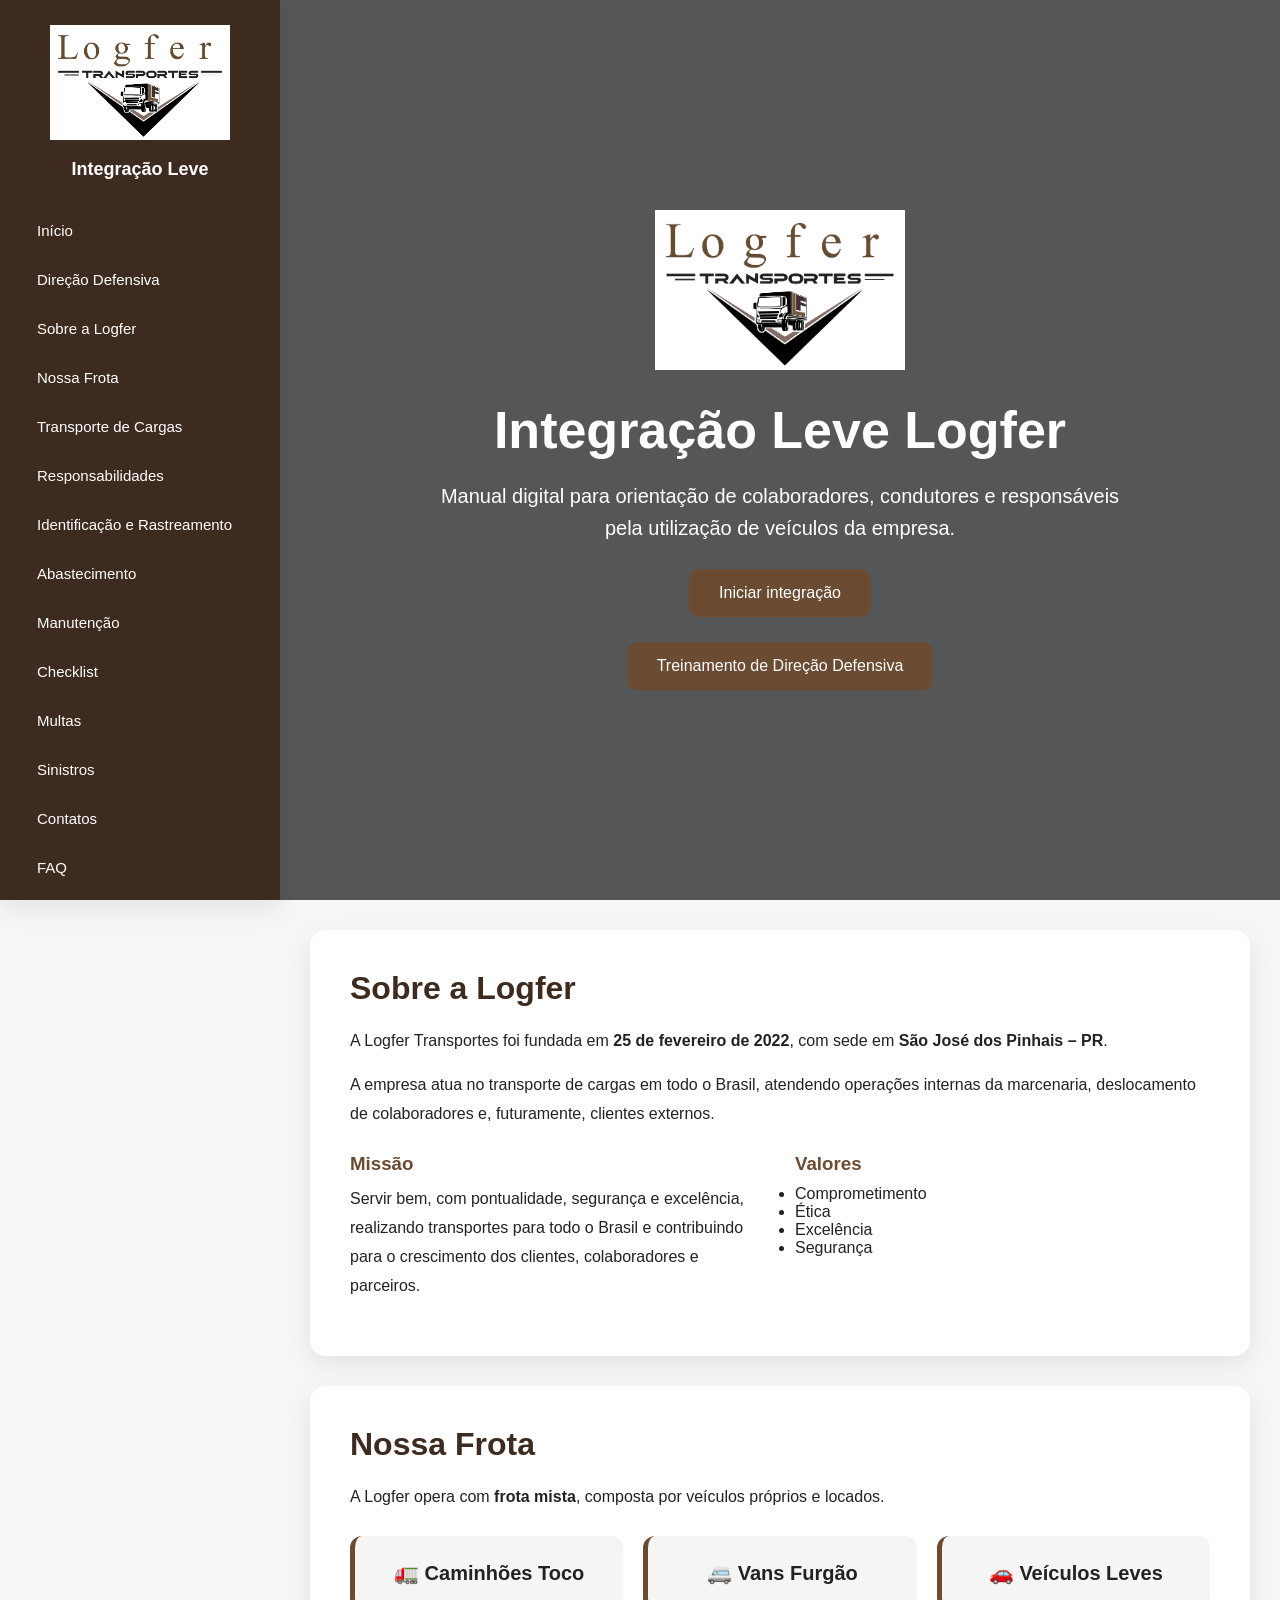
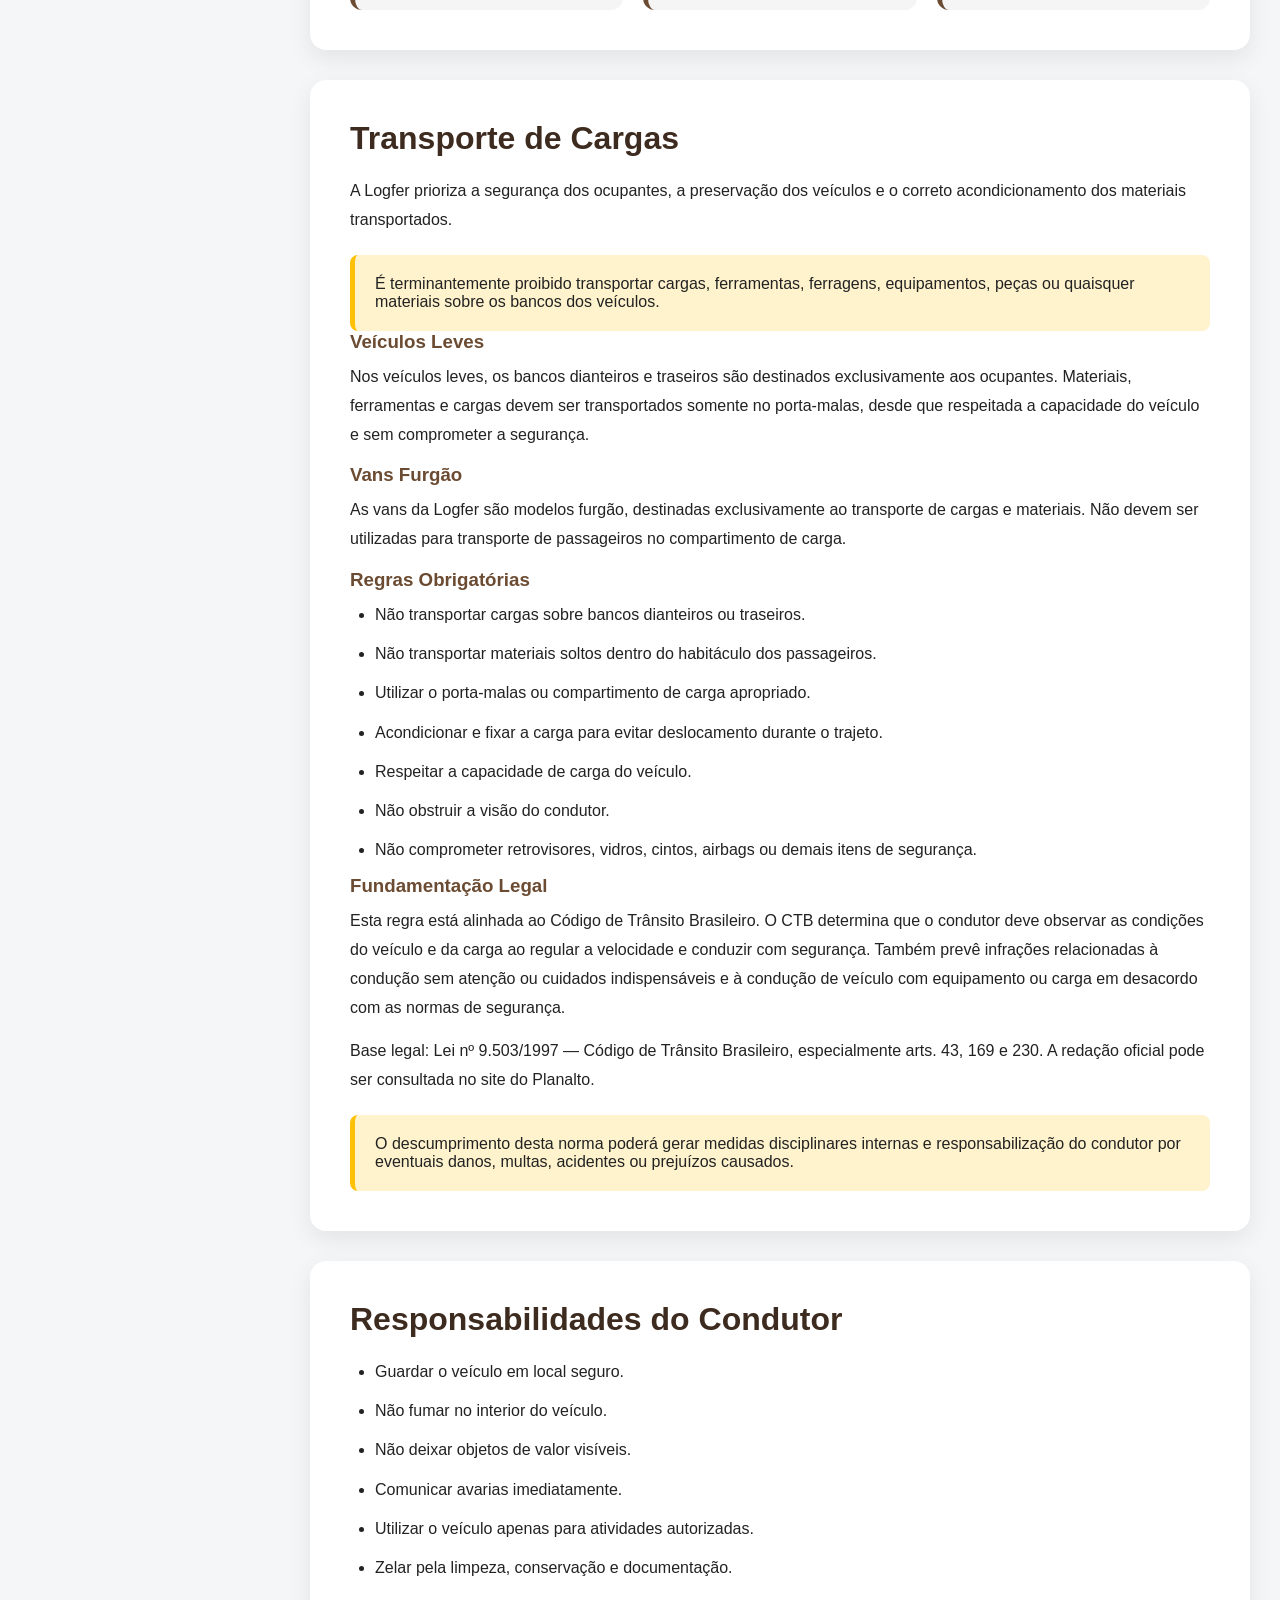
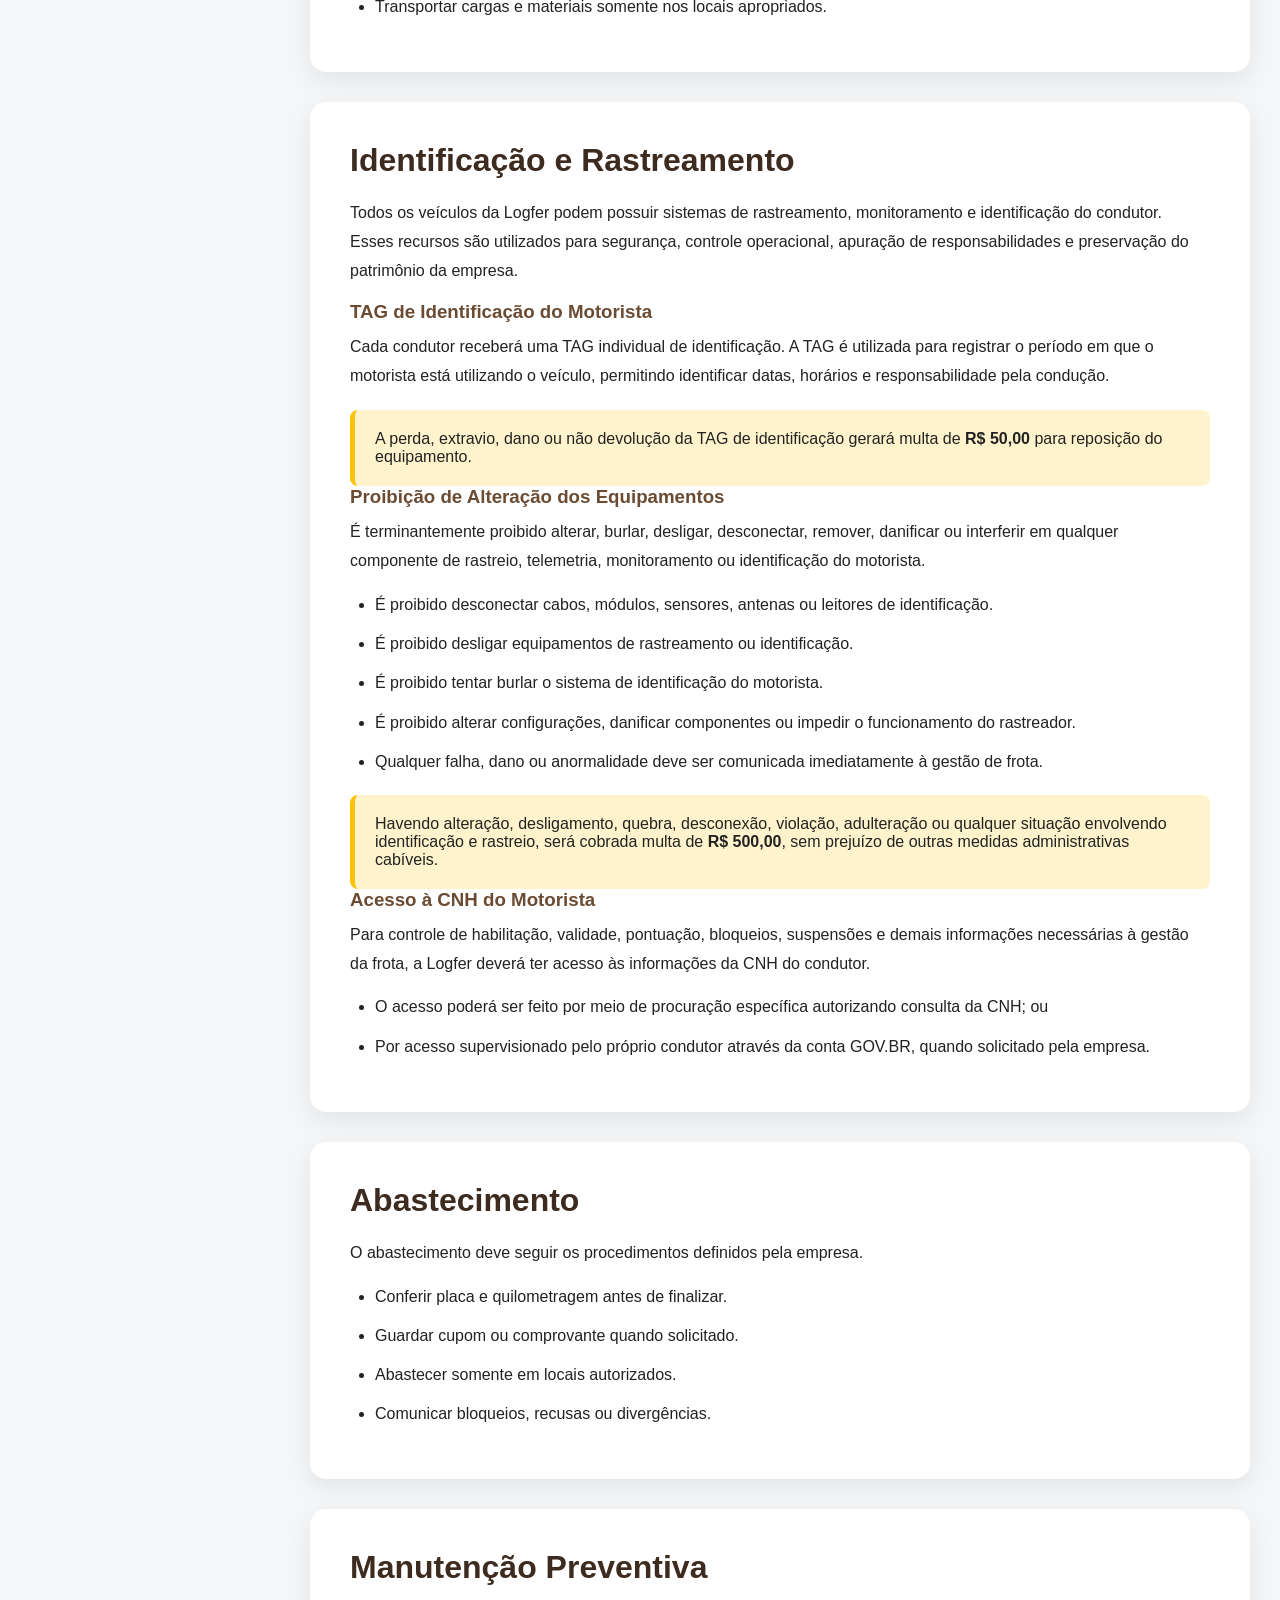
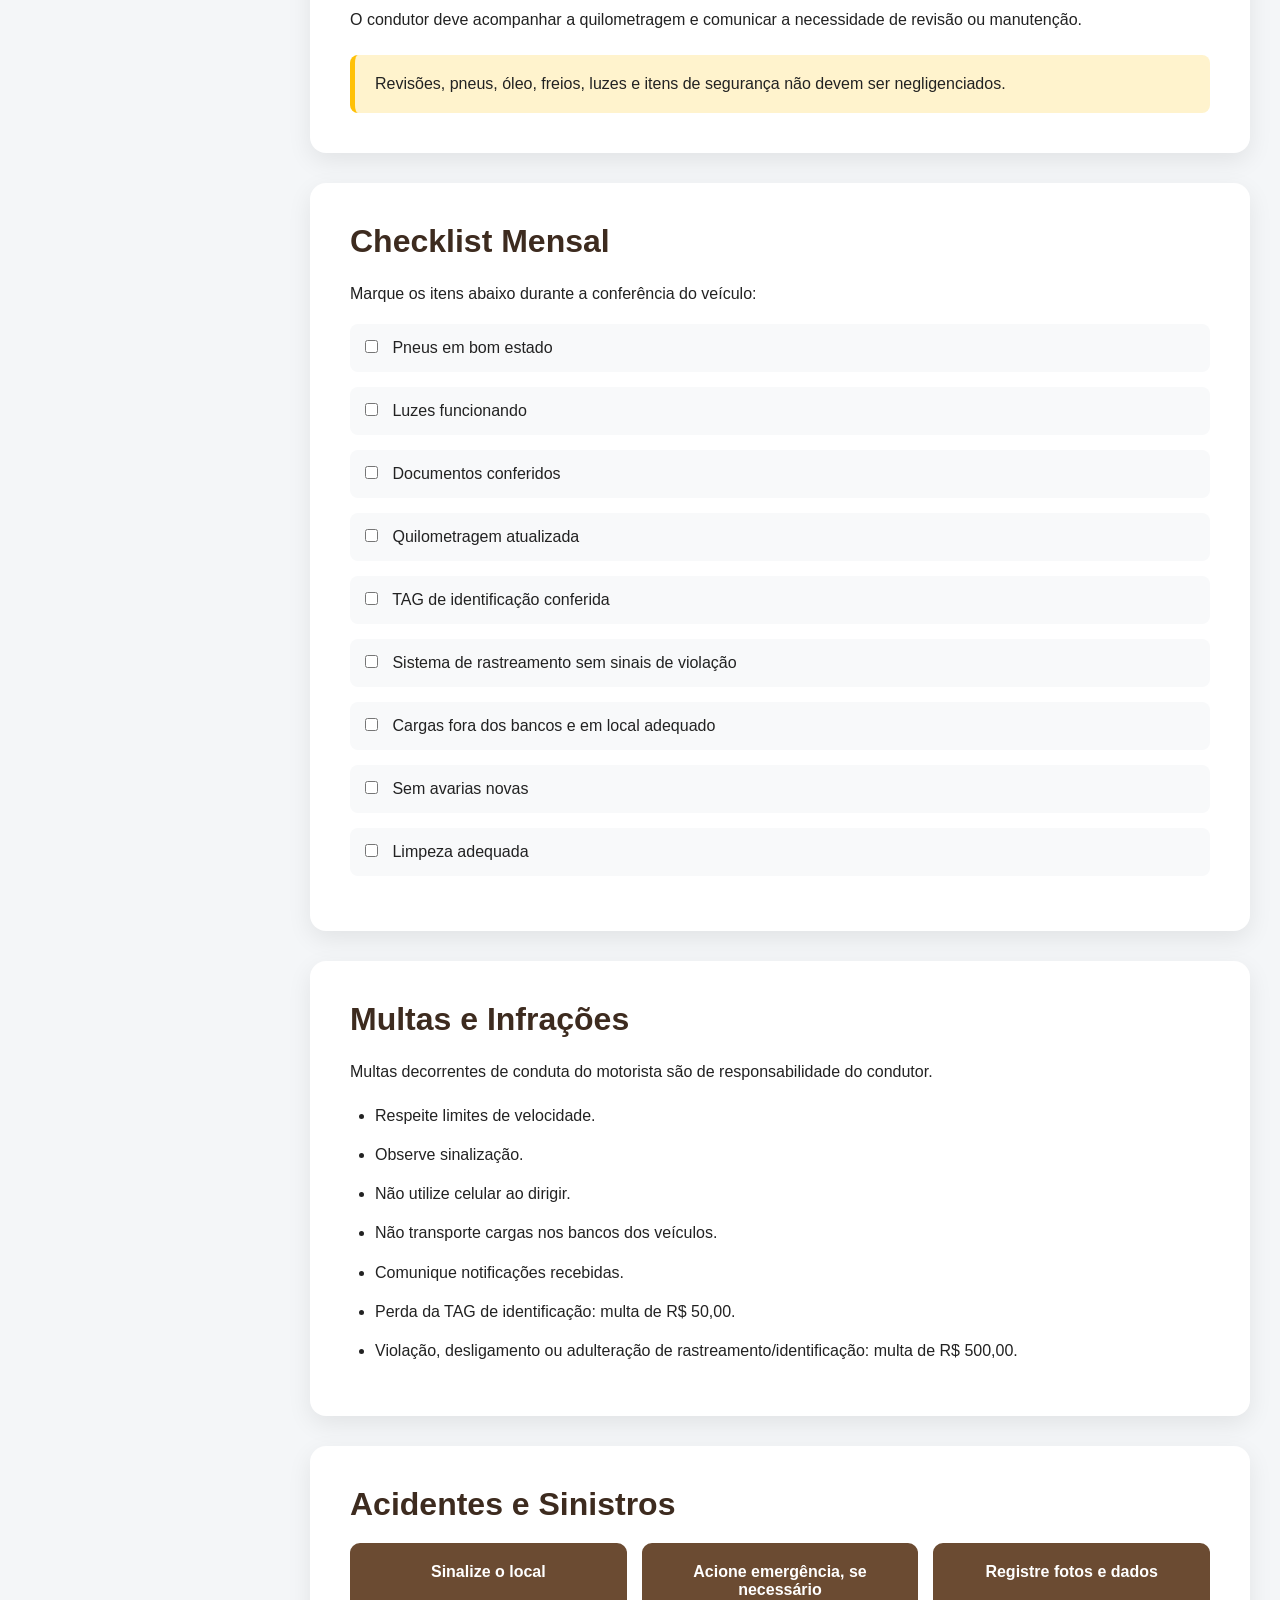
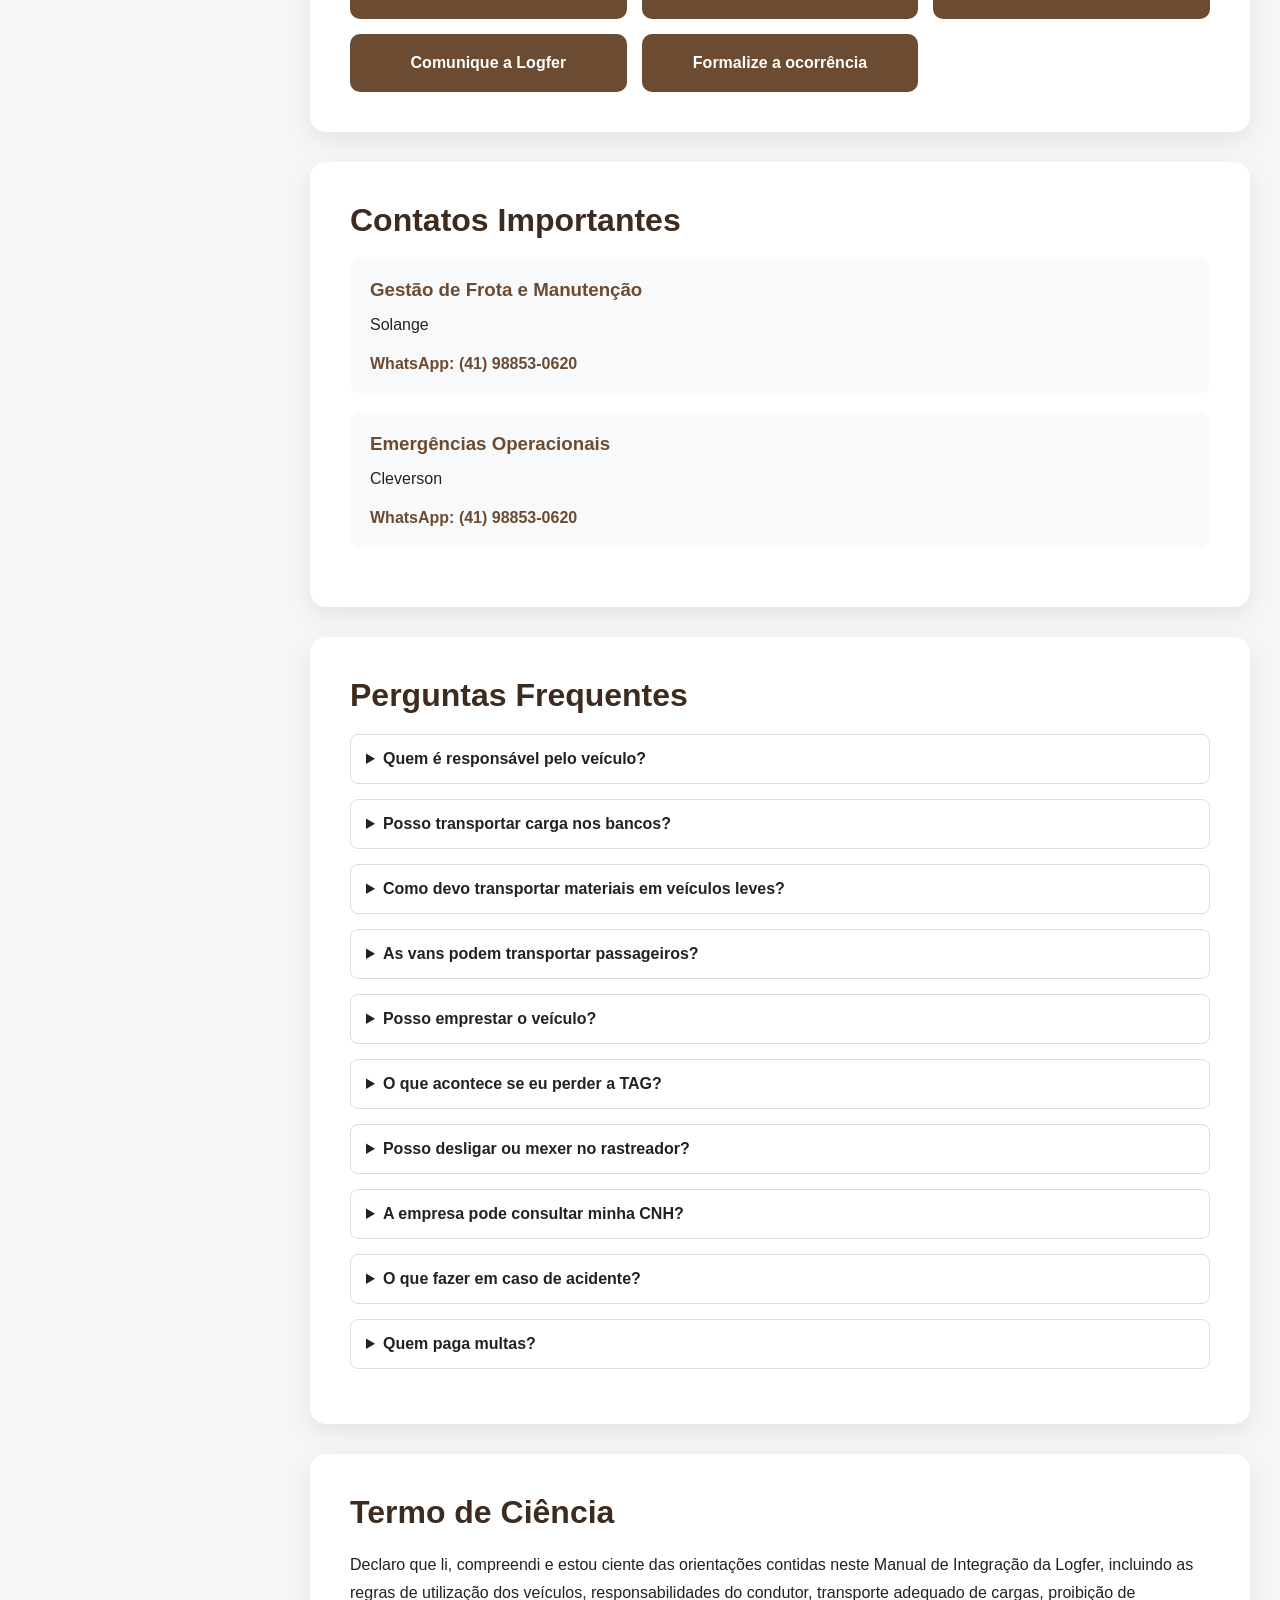
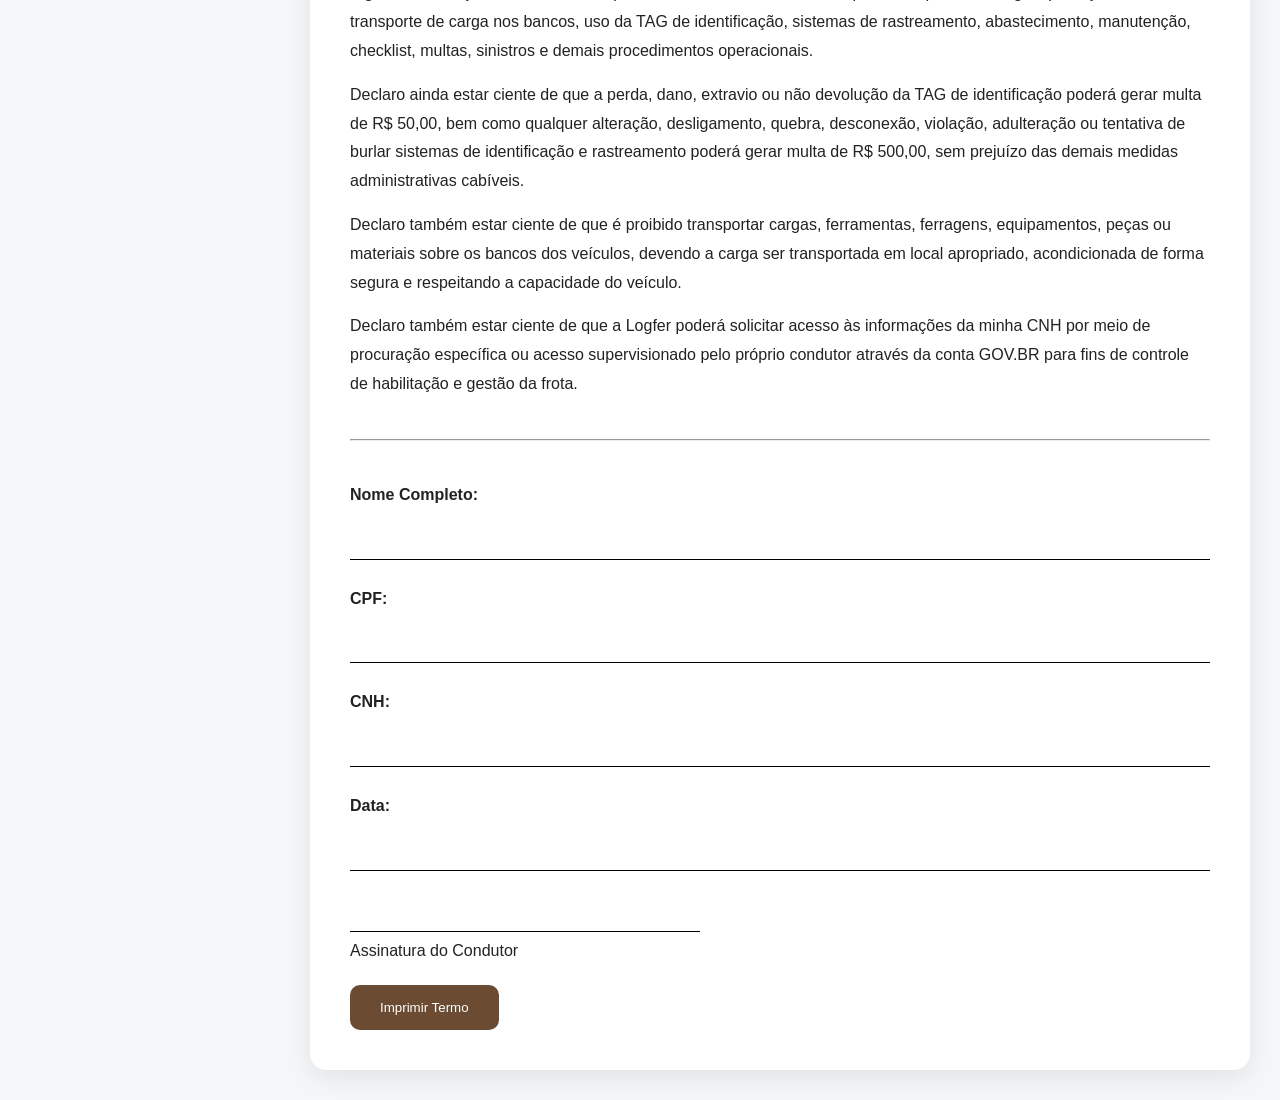
<file: index.html>
<!DOCTYPE html>
<html lang="pt-BR">
<head>
  <meta charset="UTF-8" />
  <meta name="viewport" content="width=device-width, initial-scale=1.0" />
  <title>Integração Leve Logfer</title>
  <link rel="stylesheet" href="css/style.css" />
</head>
<body>

  <aside class="sidebar">
    <div class="brand">
      <img src="assets/logo-logfer.png" alt="Logo Logfer" />
      <span>Integração Leve</span>
    </div>

    <nav>
      <a href="#inicio">Início</a>
      <a href="treinamento-direcao-defensiva-logfer.html" target="_blank">Direção Defensiva</a>
      <a href="#sobre">Sobre a Logfer</a>
      <a href="#frota">Nossa Frota</a>
      <a href="#transporte-cargas">Transporte de Cargas</a>
      <a href="#responsabilidades">Responsabilidades</a>
      <a href="#rastreamento">Identificação e Rastreamento</a>
      <a href="#abastecimento">Abastecimento</a>
      <a href="#manutencao">Manutenção</a>
      <a href="#checklist">Checklist</a>
      <a href="#multas">Multas</a>
      <a href="#sinistros">Sinistros</a>
      <a href="#contatos">Contatos</a>
      <a href="#faq">FAQ</a>
      <a href="#termo">Termo de Ciência</a>
    </nav>
  </aside>

  <main class="content">

    <section id="inicio" class="hero">
      <img src="assets/logo-logfer.png" alt="Logfer Transportes" class="hero-logo" />
      <h1>Integração Leve Logfer</h1>
      <p>Manual digital para orientação de colaboradores, condutores e responsáveis pela utilização de veículos da empresa.</p>
      <a href="#sobre" class="btn">Iniciar integração</a>
      <a href="treinamento-direcao-defensiva-logfer.html" target="_blank" class="btn">
        Treinamento de Direção Defensiva
      </a>
    </section>

    <section id="sobre" class="card">
      <h2>Sobre a Logfer</h2>
      <p>A Logfer Transportes foi fundada em <strong>25 de fevereiro de 2022</strong>, com sede em <strong>São José dos Pinhais – PR</strong>.</p>
      <p>A empresa atua no transporte de cargas em todo o Brasil, atendendo operações internas da marcenaria, deslocamento de colaboradores e, futuramente, clientes externos.</p>

      <div class="grid">
        <div>
          <h3>Missão</h3>
          <p>Servir bem, com pontualidade, segurança e excelência, realizando transportes para todo o Brasil e contribuindo para o crescimento dos clientes, colaboradores e parceiros.</p>
        </div>
        <div>
          <h3>Valores</h3>
          <ul>
            <li>Comprometimento</li>
            <li>Ética</li>
            <li>Excelência</li>
            <li>Segurança</li>
          </ul>
        </div>
      </div>
    </section>

    <section id="frota" class="card">
      <h2>Nossa Frota</h2>
      <p>A Logfer opera com <strong>frota mista</strong>, composta por veículos próprios e locados.</p>
      <div class="cards">
        <div class="mini-card">🚛 Caminhões Toco</div>
        <div class="mini-card">🚐 Vans Furgão</div>
        <div class="mini-card">🚗 Veículos Leves</div>
      </div>
    </section>

    <section id="transporte-cargas" class="card">
      <h2>Transporte de Cargas</h2>

      <p>
        A Logfer prioriza a segurança dos ocupantes, a preservação dos veículos e o correto acondicionamento dos materiais transportados.
      </p>

      <div class="alert">
        É terminantemente proibido transportar cargas, ferramentas, ferragens, equipamentos, peças ou quaisquer materiais sobre os bancos dos veículos.
      </div>

      <h3>Veículos Leves</h3>
      <p>
        Nos veículos leves, os bancos dianteiros e traseiros são destinados exclusivamente aos ocupantes. Materiais, ferramentas e cargas devem ser transportados somente no porta-malas, desde que respeitada a capacidade do veículo e sem comprometer a segurança.
      </p>

      <h3>Vans Furgão</h3>
      <p>
        As vans da Logfer são modelos furgão, destinadas exclusivamente ao transporte de cargas e materiais. Não devem ser utilizadas para transporte de passageiros no compartimento de carga.
      </p>

      <h3>Regras Obrigatórias</h3>
      <ul class="check-list">
        <li>Não transportar cargas sobre bancos dianteiros ou traseiros.</li>
        <li>Não transportar materiais soltos dentro do habitáculo dos passageiros.</li>
        <li>Utilizar o porta-malas ou compartimento de carga apropriado.</li>
        <li>Acondicionar e fixar a carga para evitar deslocamento durante o trajeto.</li>
        <li>Respeitar a capacidade de carga do veículo.</li>
        <li>Não obstruir a visão do condutor.</li>
        <li>Não comprometer retrovisores, vidros, cintos, airbags ou demais itens de segurança.</li>
      </ul>

      <h3>Fundamentação Legal</h3>
      <p>
        Esta regra está alinhada ao Código de Trânsito Brasileiro. O CTB determina que o condutor deve observar as condições do veículo e da carga ao regular a velocidade e conduzir com segurança. Também prevê infrações relacionadas à condução sem atenção ou cuidados indispensáveis e à condução de veículo com equipamento ou carga em desacordo com as normas de segurança.
      </p>

      <p>
        Base legal: Lei nº 9.503/1997 — Código de Trânsito Brasileiro, especialmente arts. 43, 169 e 230. A redação oficial pode ser consultada no site do Planalto. 
      </p>

      <div class="alert">
        O descumprimento desta norma poderá gerar medidas disciplinares internas e responsabilização do condutor por eventuais danos, multas, acidentes ou prejuízos causados.
      </div>
    </section>

    <section id="responsabilidades" class="card">
      <h2>Responsabilidades do Condutor</h2>
      <ul class="check-list">
        <li>Guardar o veículo em local seguro.</li>
        <li>Não fumar no interior do veículo.</li>
        <li>Não deixar objetos de valor visíveis.</li>
        <li>Comunicar avarias imediatamente.</li>
        <li>Utilizar o veículo apenas para atividades autorizadas.</li>
        <li>Zelar pela limpeza, conservação e documentação.</li>
        <li>Transportar cargas e materiais somente nos locais apropriados.</li>
      </ul>
    </section>

    <section id="rastreamento" class="card">
      <h2>Identificação e Rastreamento</h2>

      <p>
        Todos os veículos da Logfer podem possuir sistemas de rastreamento, monitoramento e identificação do condutor.
        Esses recursos são utilizados para segurança, controle operacional, apuração de responsabilidades e preservação do patrimônio da empresa.
      </p>

      <h3>TAG de Identificação do Motorista</h3>
      <p>
        Cada condutor receberá uma TAG individual de identificação. A TAG é utilizada para registrar o período em que o motorista está utilizando o veículo,
        permitindo identificar datas, horários e responsabilidade pela condução.
      </p>

      <div class="alert">
        A perda, extravio, dano ou não devolução da TAG de identificação gerará multa de <strong>R$ 50,00</strong> para reposição do equipamento.
      </div>

      <h3>Proibição de Alteração dos Equipamentos</h3>
      <p>
        É terminantemente proibido alterar, burlar, desligar, desconectar, remover, danificar ou interferir em qualquer componente de rastreio,
        telemetria, monitoramento ou identificação do motorista.
      </p>

      <ul class="check-list">
        <li>É proibido desconectar cabos, módulos, sensores, antenas ou leitores de identificação.</li>
        <li>É proibido desligar equipamentos de rastreamento ou identificação.</li>
        <li>É proibido tentar burlar o sistema de identificação do motorista.</li>
        <li>É proibido alterar configurações, danificar componentes ou impedir o funcionamento do rastreador.</li>
        <li>Qualquer falha, dano ou anormalidade deve ser comunicada imediatamente à gestão de frota.</li>
      </ul>

      <div class="alert">
        Havendo alteração, desligamento, quebra, desconexão, violação, adulteração ou qualquer situação envolvendo identificação e rastreio,
        será cobrada multa de <strong>R$ 500,00</strong>, sem prejuízo de outras medidas administrativas cabíveis.
      </div>

      <h3>Acesso à CNH do Motorista</h3>
      <p>
        Para controle de habilitação, validade, pontuação, bloqueios, suspensões e demais informações necessárias à gestão da frota,
        a Logfer deverá ter acesso às informações da CNH do condutor.
      </p>

      <ul class="check-list">
        <li>O acesso poderá ser feito por meio de procuração específica autorizando consulta da CNH; ou</li>
        <li>Por acesso supervisionado pelo próprio condutor através da conta GOV.BR, quando solicitado pela empresa.</li>
      </ul>
    </section>

    <section id="abastecimento" class="card">
      <h2>Abastecimento</h2>
      <p>O abastecimento deve seguir os procedimentos definidos pela empresa.</p>
      <ul class="check-list">
        <li>Conferir placa e quilometragem antes de finalizar.</li>
        <li>Guardar cupom ou comprovante quando solicitado.</li>
        <li>Abastecer somente em locais autorizados.</li>
        <li>Comunicar bloqueios, recusas ou divergências.</li>
      </ul>
    </section>

    <section id="manutencao" class="card">
      <h2>Manutenção Preventiva</h2>
      <p>O condutor deve acompanhar a quilometragem e comunicar a necessidade de revisão ou manutenção.</p>
      <div class="alert">
        Revisões, pneus, óleo, freios, luzes e itens de segurança não devem ser negligenciados.
      </div>
    </section>

    <section id="checklist" class="card">
      <h2>Checklist Mensal</h2>
      <p>Marque os itens abaixo durante a conferência do veículo:</p>

      <label><input type="checkbox"> Pneus em bom estado</label>
      <label><input type="checkbox"> Luzes funcionando</label>
      <label><input type="checkbox"> Documentos conferidos</label>
      <label><input type="checkbox"> Quilometragem atualizada</label>
      <label><input type="checkbox"> TAG de identificação conferida</label>
      <label><input type="checkbox"> Sistema de rastreamento sem sinais de violação</label>
      <label><input type="checkbox"> Cargas fora dos bancos e em local adequado</label>
      <label><input type="checkbox"> Sem avarias novas</label>
      <label><input type="checkbox"> Limpeza adequada</label>
    </section>

    <section id="multas" class="card">
      <h2>Multas e Infrações</h2>
      <p>Multas decorrentes de conduta do motorista são de responsabilidade do condutor.</p>
      <ul class="check-list">
        <li>Respeite limites de velocidade.</li>
        <li>Observe sinalização.</li>
        <li>Não utilize celular ao dirigir.</li>
        <li>Não transporte cargas nos bancos dos veículos.</li>
        <li>Comunique notificações recebidas.</li>
        <li>Perda da TAG de identificação: multa de R$ 50,00.</li>
        <li>Violação, desligamento ou adulteração de rastreamento/identificação: multa de R$ 500,00.</li>
      </ul>
    </section>

    <section id="sinistros" class="card">
      <h2>Acidentes e Sinistros</h2>
      <div class="flow">
        <div>Sinalize o local</div>
        <div>Acione emergência, se necessário</div>
        <div>Registre fotos e dados</div>
        <div>Comunique a Logfer</div>
        <div>Formalize a ocorrência</div>
      </div>
    </section>

    <section id="contatos" class="card">
      <h2>Contatos Importantes</h2>

      <div class="contact">
        <h3>Gestão de Frota e Manutenção</h3>
        <p>Solange</p>
        <a href="https://wa.me/5541988530620" target="_blank">WhatsApp: (41) 98853-0620</a>
      </div>

      <div class="contact">
        <h3>Emergências Operacionais</h3>
        <p>Cleverson</p>
        <a href="https://wa.me/5541988530620" target="_blank">WhatsApp: (41) 98853-0620</a>
      </div>
    </section>

    <section id="faq" class="card">
      <h2>Perguntas Frequentes</h2>

      <details>
        <summary>Quem é responsável pelo veículo?</summary>
        <p>O colaborador designado para sua utilização.</p>
      </details>

      <details>
        <summary>Posso transportar carga nos bancos?</summary>
        <p>Não. É proibido transportar cargas, ferramentas, equipamentos ou materiais nos bancos dianteiros ou traseiros dos veículos.</p>
      </details>

      <details>
        <summary>Como devo transportar materiais em veículos leves?</summary>
        <p>Somente no porta-malas, respeitando a capacidade do veículo e mantendo a carga acondicionada de forma segura.</p>
      </details>

      <details>
        <summary>As vans podem transportar passageiros?</summary>
        <p>As vans da Logfer são furgões destinados ao transporte de cargas e materiais, não ao transporte de passageiros no compartimento de carga.</p>
      </details>

      <details>
        <summary>Posso emprestar o veículo?</summary>
        <p>Não. O uso deve seguir autorização da empresa.</p>
      </details>

      <details>
        <summary>O que acontece se eu perder a TAG?</summary>
        <p>A perda, dano, extravio ou não devolução da TAG gerará multa de R$ 50,00.</p>
      </details>

      <details>
        <summary>Posso desligar ou mexer no rastreador?</summary>
        <p>Não. É terminantemente proibido alterar, desligar, desconectar, quebrar ou burlar qualquer equipamento de rastreamento ou identificação. A penalidade prevista é multa de R$ 500,00.</p>
      </details>

      <details>
        <summary>A empresa pode consultar minha CNH?</summary>
        <p>Sim, desde que haja autorização por procuração específica ou acesso supervisionado pelo próprio condutor via GOV.BR.</p>
      </details>

      <details>
        <summary>O que fazer em caso de acidente?</summary>
        <p>Sinalize o local, preserve vidas, colete informações e comunique imediatamente a Logfer.</p>
      </details>

      <details>
        <summary>Quem paga multas?</summary>
        <p>O condutor responsável pela infração, conforme política interna e legislação aplicável.</p>
      </details>
    </section>

    <section id="termo" class="card">
      <h2>Termo de Ciência</h2>

      <p>
        Declaro que li, compreendi e estou ciente das orientações contidas neste Manual de Integração da Logfer,
        incluindo as regras de utilização dos veículos, responsabilidades do condutor, transporte adequado de cargas,
        proibição de transporte de carga nos bancos, uso da TAG de identificação, sistemas de rastreamento, abastecimento,
        manutenção, checklist, multas, sinistros e demais procedimentos operacionais.
      </p>

      <p>
        Declaro ainda estar ciente de que a perda, dano, extravio ou não devolução da TAG de identificação poderá gerar multa de R$ 50,00,
        bem como qualquer alteração, desligamento, quebra, desconexão, violação, adulteração ou tentativa de burlar sistemas de identificação
        e rastreamento poderá gerar multa de R$ 500,00, sem prejuízo das demais medidas administrativas cabíveis.
      </p>

      <p>
        Declaro também estar ciente de que é proibido transportar cargas, ferramentas, ferragens, equipamentos, peças ou materiais sobre os bancos
        dos veículos, devendo a carga ser transportada em local apropriado, acondicionada de forma segura e respeitando a capacidade do veículo.
      </p>

      <p>
        Declaro também estar ciente de que a Logfer poderá solicitar acesso às informações da minha CNH por meio de procuração específica
        ou acesso supervisionado pelo próprio condutor através da conta GOV.BR para fins de controle de habilitação e gestão da frota.
      </p>

      <hr style="margin:40px 0;">

      <p><strong>Nome Completo:</strong></p>
      <div style="border-bottom:1px solid #000; height:35px; margin-bottom:25px;"></div>

      <p><strong>CPF:</strong></p>
      <div style="border-bottom:1px solid #000; height:35px; margin-bottom:25px;"></div>

      <p><strong>CNH:</strong></p>
      <div style="border-bottom:1px solid #000; height:35px; margin-bottom:25px;"></div>

      <p><strong>Data:</strong></p>
      <div style="border-bottom:1px solid #000; height:35px; margin-bottom:40px;"></div>

      <div style="margin-top:60px;">
        <div style="border-top:1px solid #000; width:350px; padding-top:10px;">
          Assinatura do Condutor
        </div>
      </div>

      <button onclick="window.print()" class="btn">
        Imprimir Termo
      </button>
    </section>

  </main>

  <script src="js/script.js"></script>
</body>
</html>
</file>
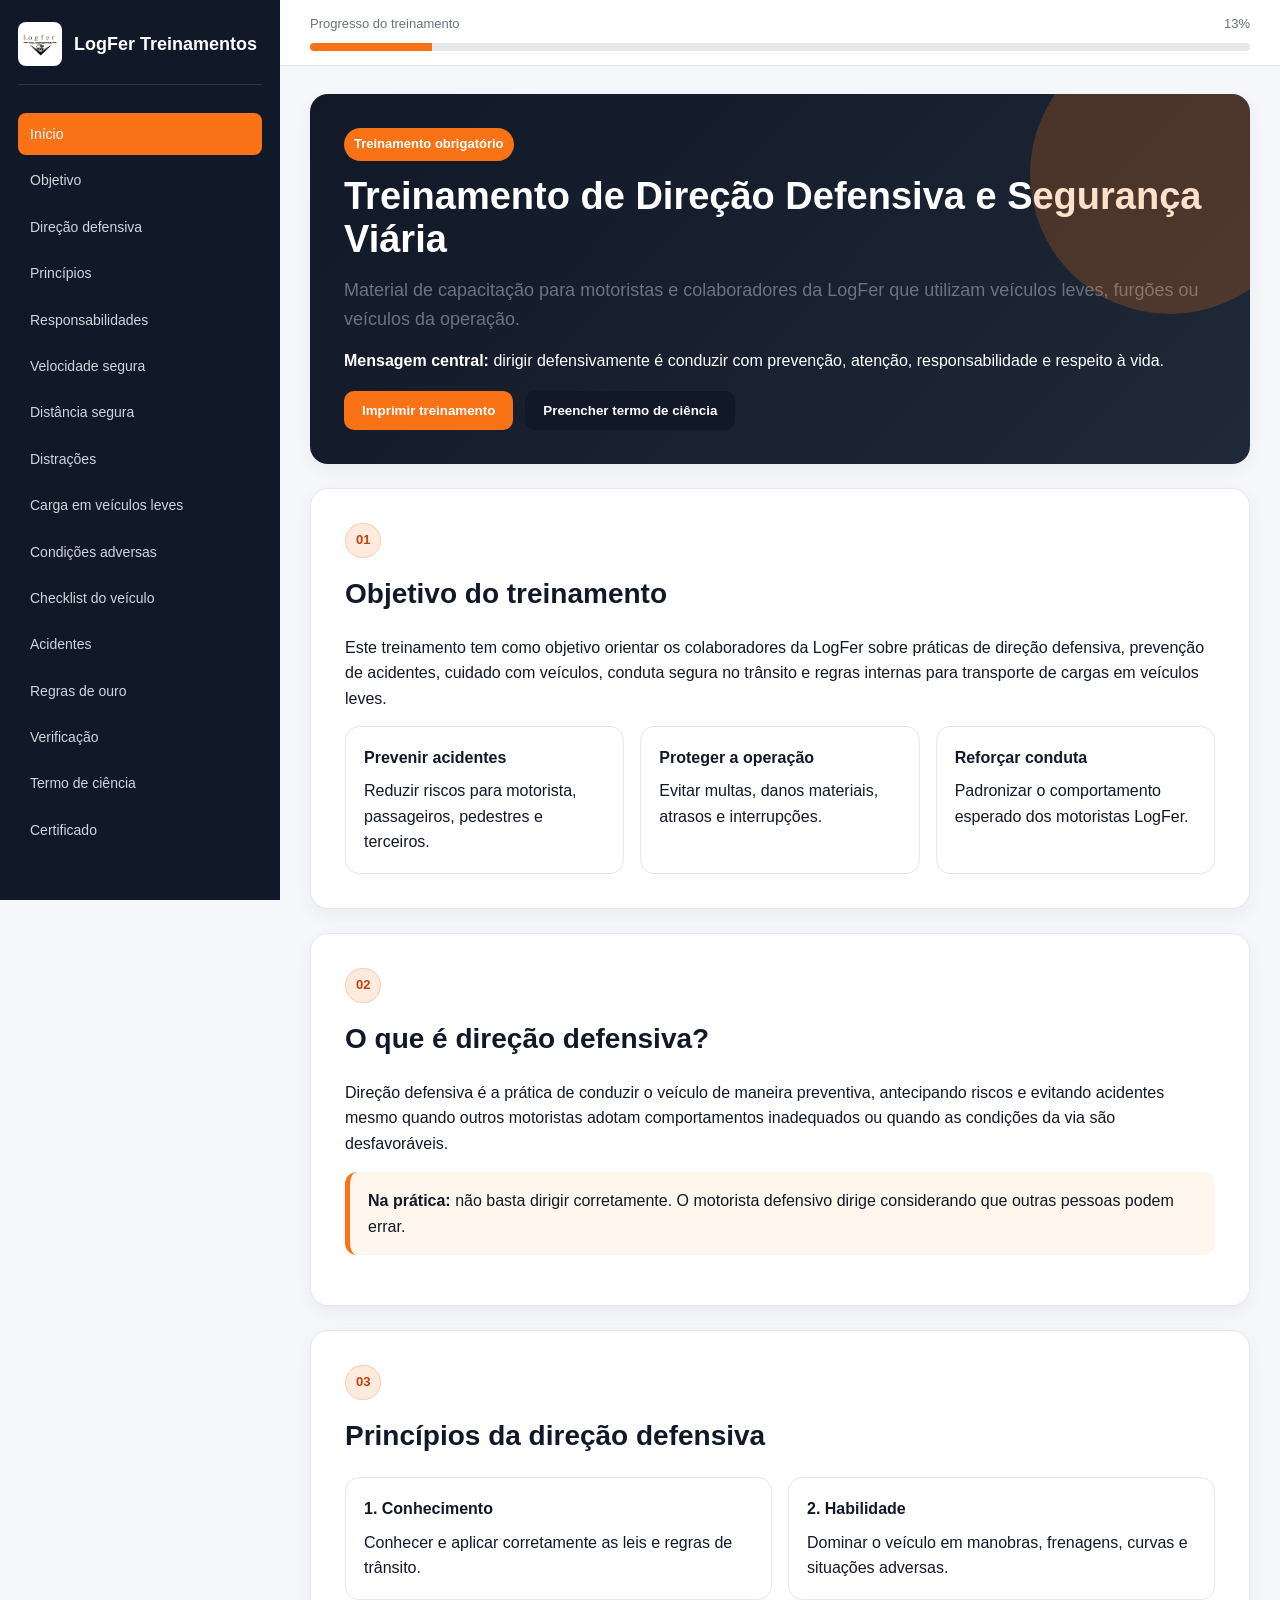
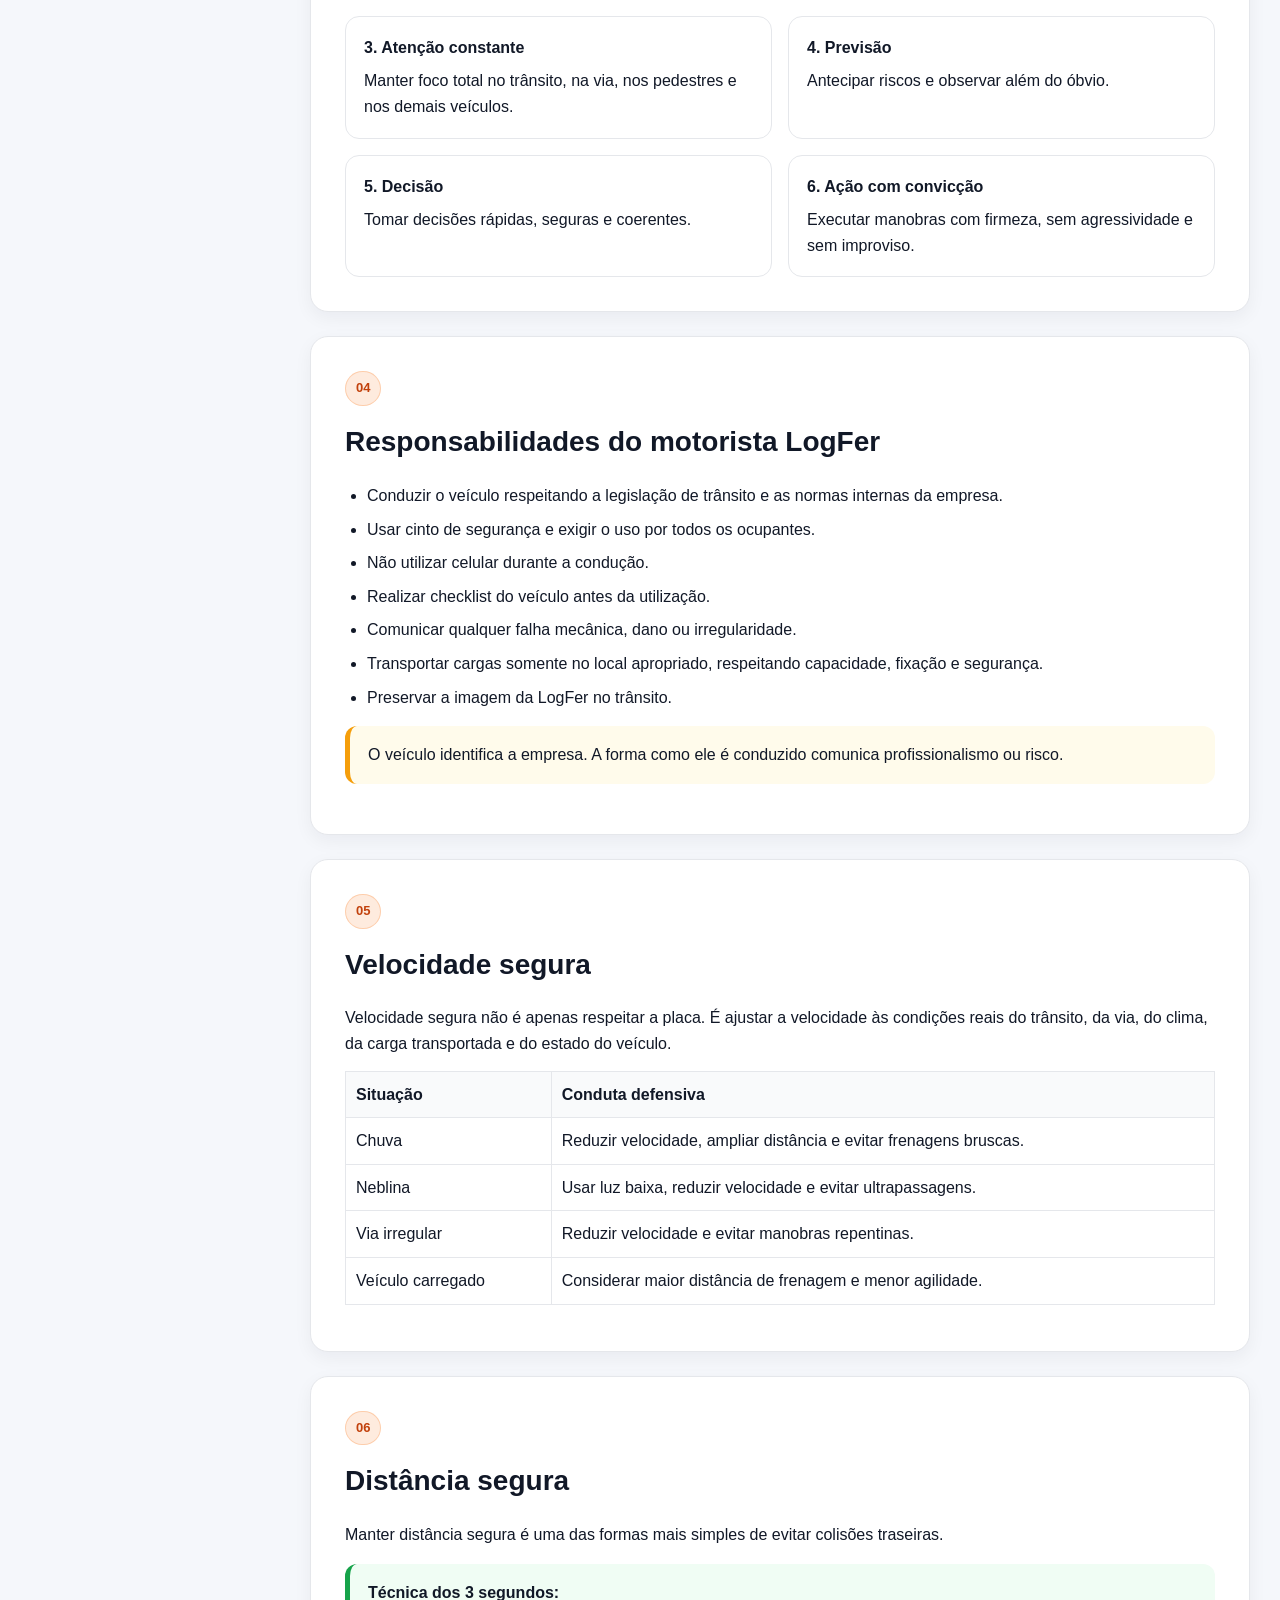
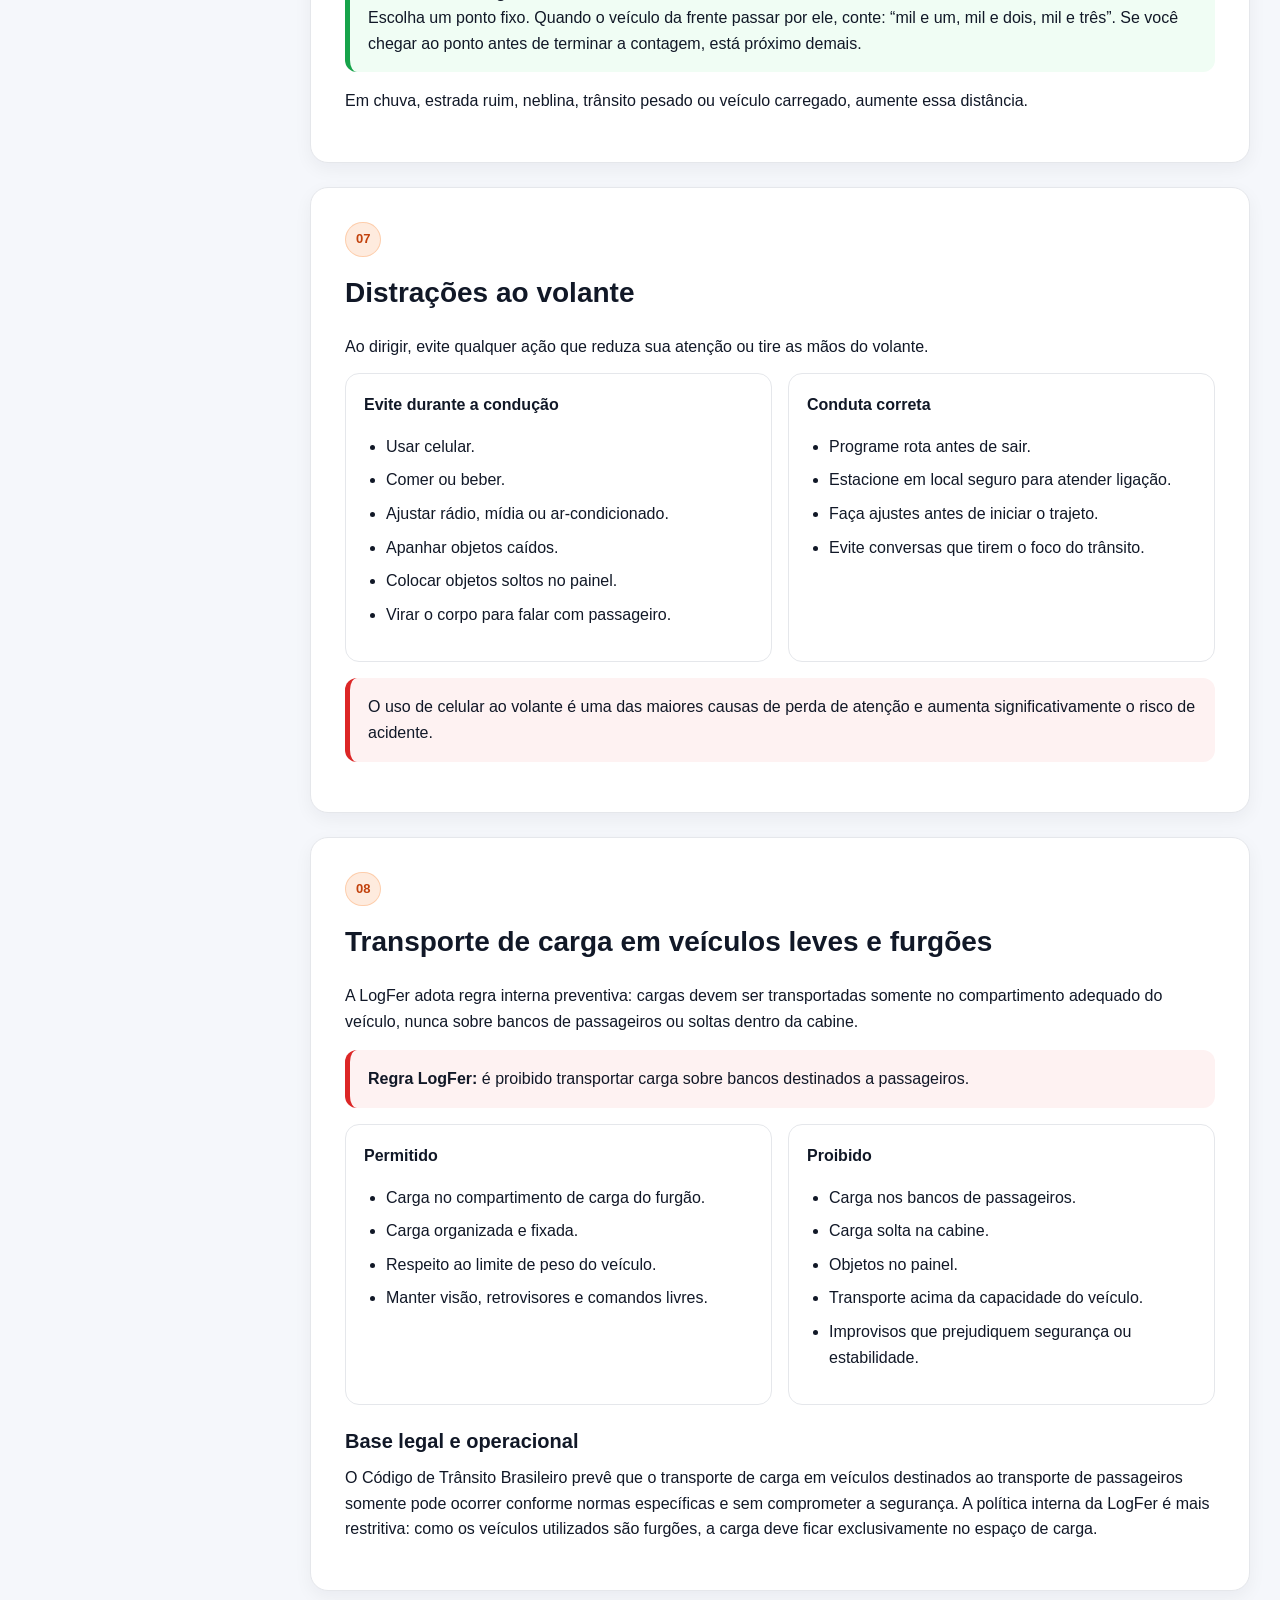
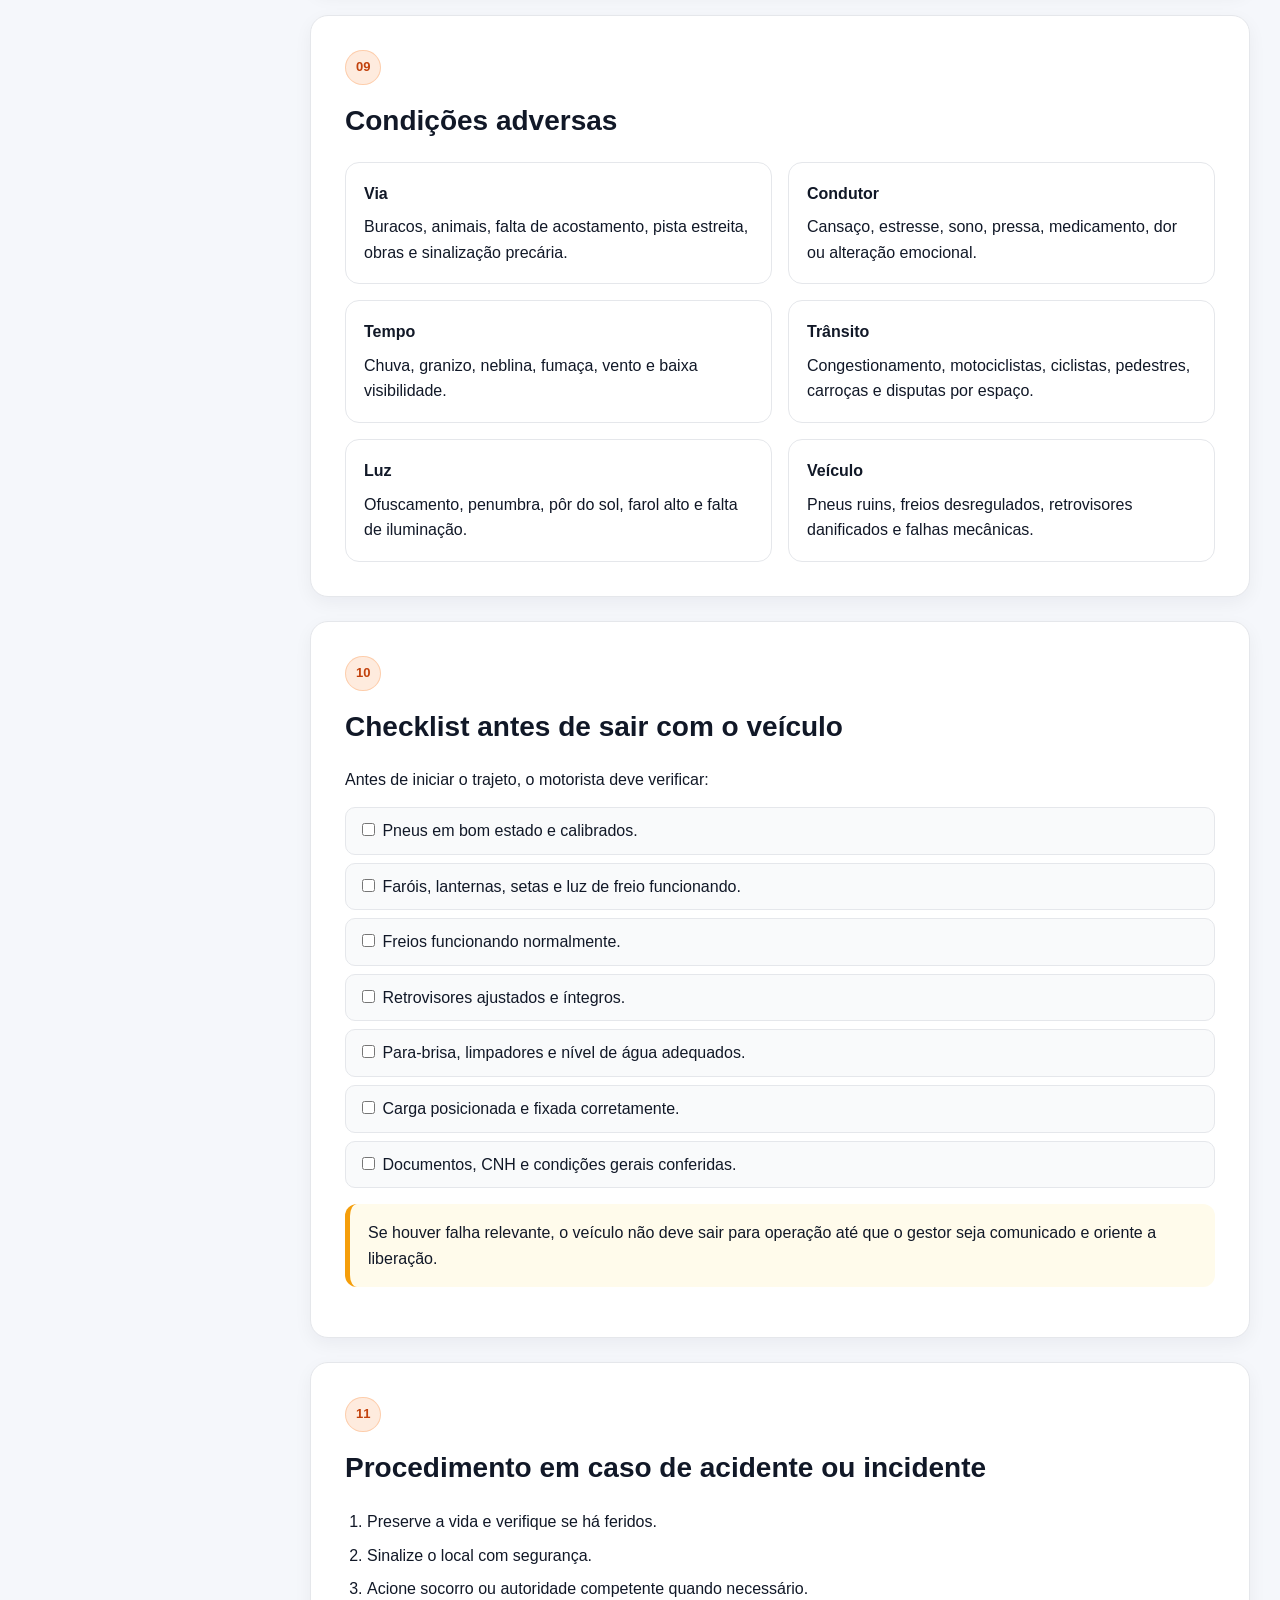
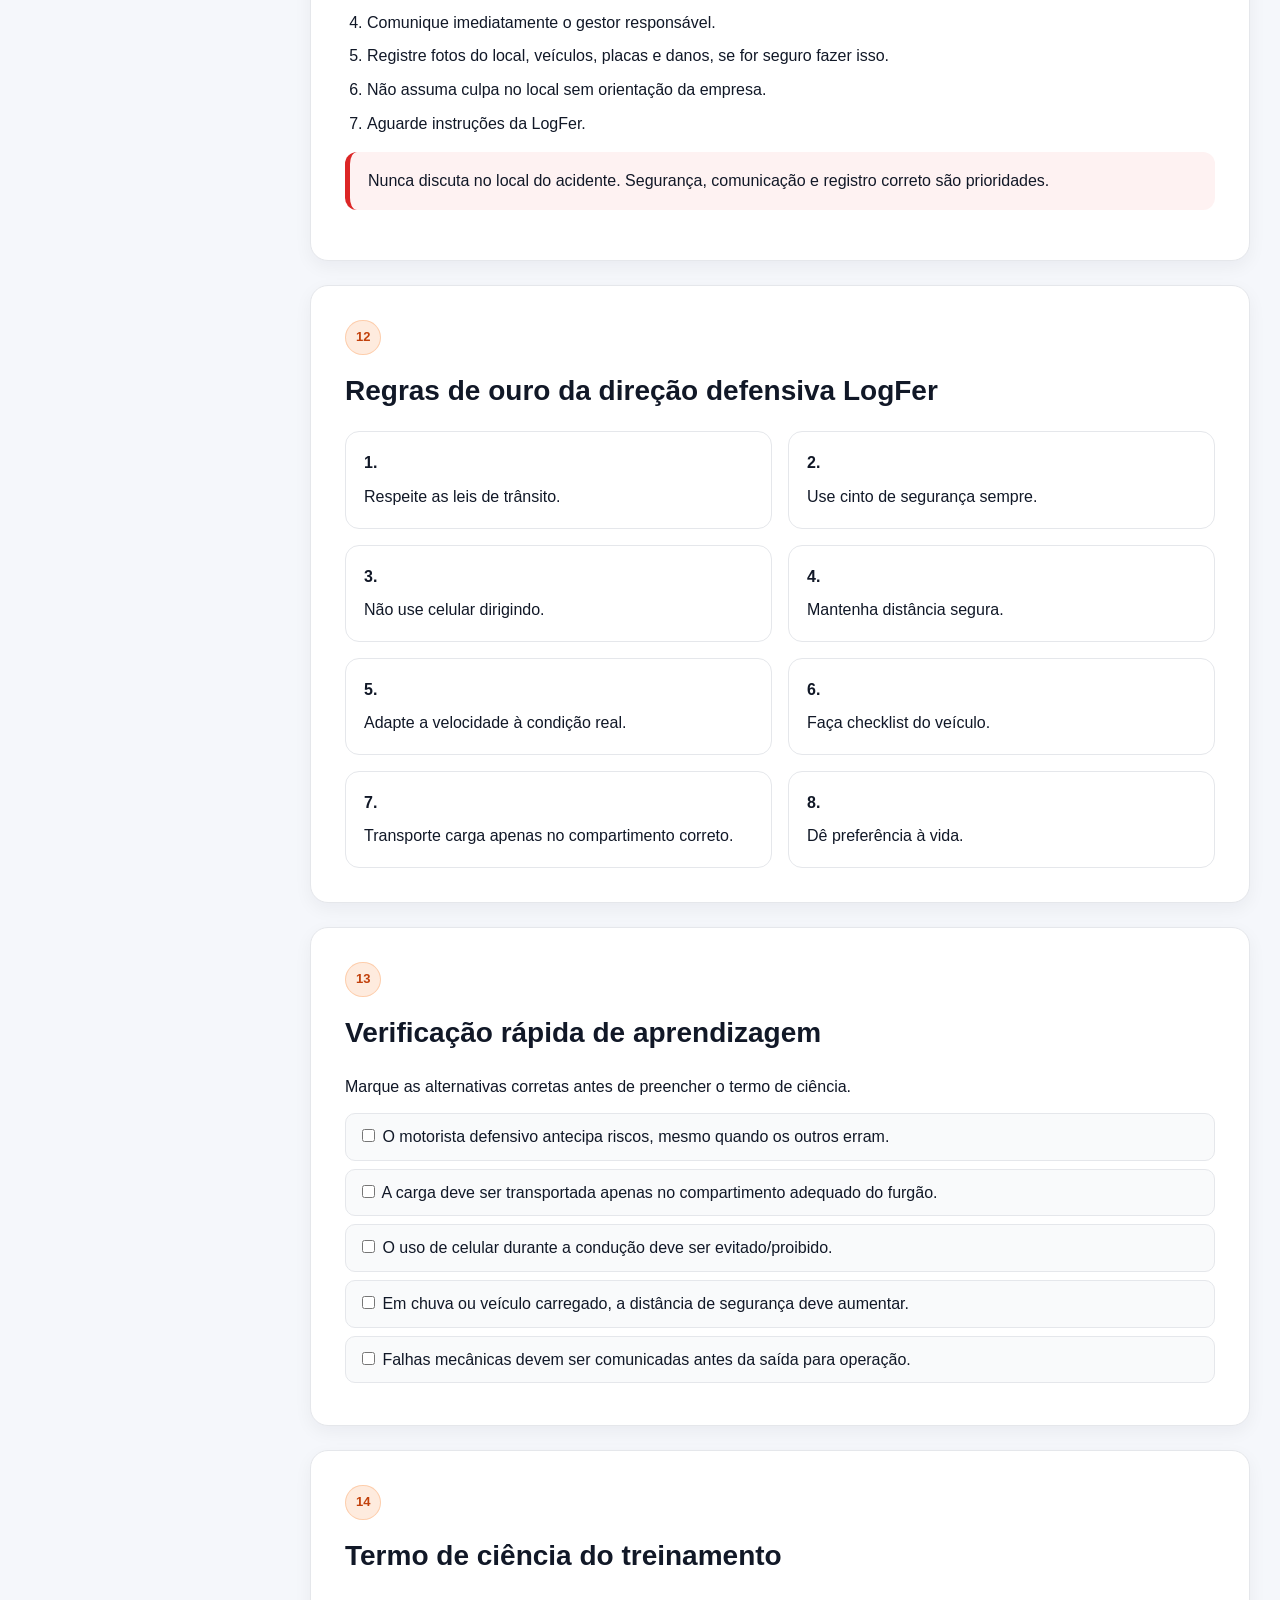
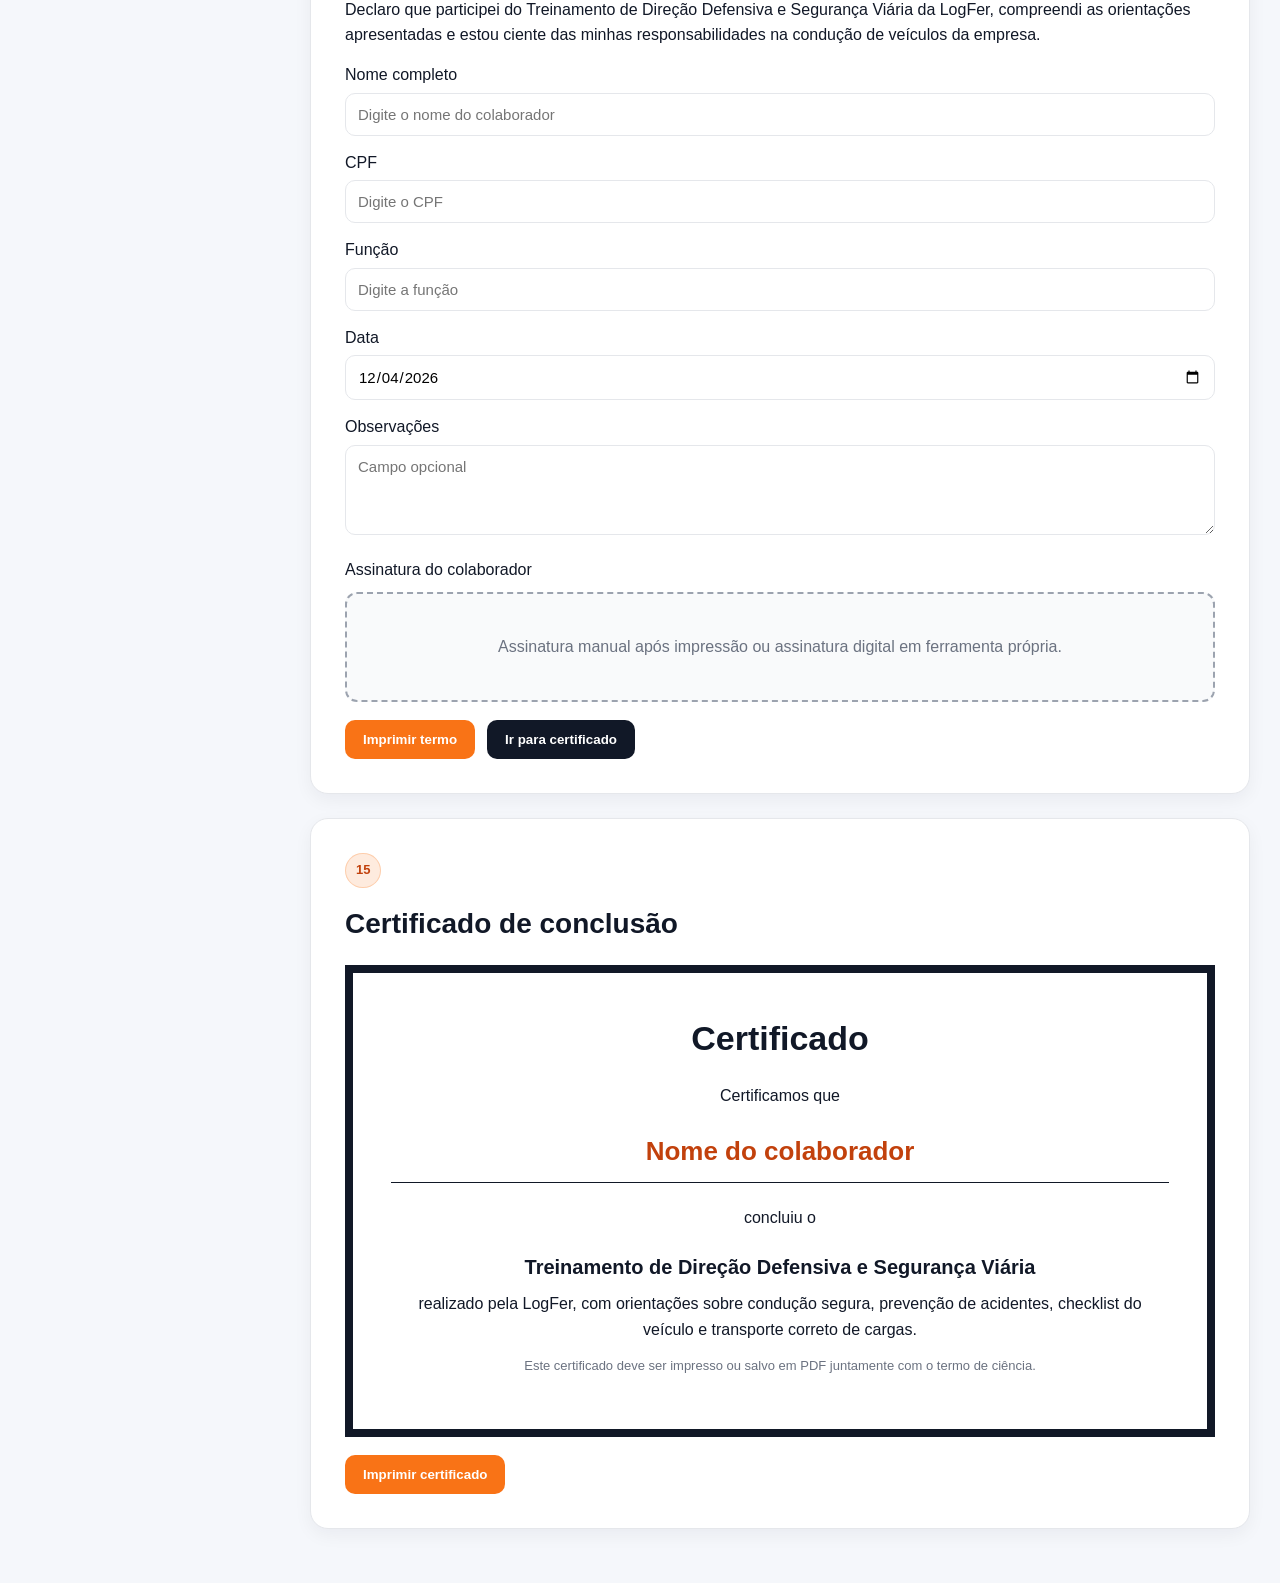
<file: treinamento-direcao-defensiva-logfer.html>
<!DOCTYPE html>
<html lang="pt-BR">
<head>
  <meta charset="UTF-8" />
  <meta name="viewport" content="width=device-width, initial-scale=1.0" />
  <title>Treinamento de Direção Defensiva | LogFer</title>
  <style>
    :root {
      --bg: #f5f7fb;
      --dark: #111827;
      --muted: #6b7280;
      --card: #ffffff;
      --primary: #f97316;
      --primary-dark: #c2410c;
      --line: #e5e7eb;
      --success: #16a34a;
      --warning: #f59e0b;
      --danger: #dc2626;
    }

    * { box-sizing: border-box; }

    body {
      margin: 0;
      font-family: Arial, Helvetica, sans-serif;
      background: var(--bg);
      color: var(--dark);
      line-height: 1.6;
    }

    .sidebar {
      position: fixed;
      top: 0;
      left: 0;
      width: 280px;
      height: 100vh;
      background: #111827;
      color: white;
      padding: 22px 18px;
      overflow-y: auto;
      z-index: 10;
    }

    .brand {
      display: flex;
      align-items: center;
      gap: 12px;
      margin-bottom: 28px;
      border-bottom: 1px solid rgba(255,255,255,.12);
      padding-bottom: 18px;
    }

    .brand img {
      width: 44px;
      height: 44px;
      object-fit: contain;
      background: white;
      border-radius: 8px;
      padding: 4px;
    }

    .brand span {
      font-size: 18px;
      font-weight: 700;
    }

    nav a {
      display: block;
      padding: 10px 12px;
      color: #d1d5db;
      text-decoration: none;
      border-radius: 8px;
      font-size: 14px;
      margin-bottom: 4px;
    }

    nav a:hover, nav a.active {
      background: var(--primary);
      color: white;
    }

    .main {
      margin-left: 280px;
      padding: 30px;
    }

    .progress-wrap {
      position: sticky;
      top: 0;
      z-index: 9;
      margin: -30px -30px 28px -30px;
      background: white;
      border-bottom: 1px solid var(--line);
      padding: 14px 30px;
    }

    .progress-label {
      display: flex;
      justify-content: space-between;
      font-size: 13px;
      color: var(--muted);
      margin-bottom: 8px;
    }

    .progress {
      height: 8px;
      background: #e5e7eb;
      border-radius: 999px;
      overflow: hidden;
    }

    .progress-bar {
      height: 100%;
      width: 0%;
      background: var(--primary);
      transition: width .2s;
    }

    section {
      background: var(--card);
      border: 1px solid var(--line);
      border-radius: 18px;
      padding: 34px;
      margin-bottom: 24px;
      box-shadow: 0 6px 18px rgba(17,24,39,.05);
    }

    h1 {
      font-size: 38px;
      line-height: 1.15;
      margin: 0 0 14px;
    }

    h2 {
      font-size: 28px;
      margin: 0 0 18px;
      color: #111827;
    }

    h3 {
      font-size: 20px;
      margin: 20px 0 8px;
    }

    p { margin: 0 0 14px; }

    .subtitle {
      color: var(--muted);
      font-size: 18px;
      max-width: 900px;
    }

    .hero {
      background: linear-gradient(135deg, #111827, #1f2937);
      color: white;
      border: none;
      position: relative;
      overflow: hidden;
    }

    .hero:after {
      content: "";
      position: absolute;
      width: 280px;
      height: 280px;
      right: -60px;
      top: -60px;
      background: rgba(249,115,22,.22);
      border-radius: 50%;
    }

    .hero h1, .hero h2 { color: white; }

    .badge {
      display: inline-block;
      background: rgba(249,115,22,.14);
      color: var(--primary-dark);
      border: 1px solid rgba(249,115,22,.25);
      padding: 6px 10px;
      border-radius: 999px;
      font-size: 13px;
      font-weight: 700;
      margin-bottom: 14px;
    }

    .hero .badge {
      background: var(--primary);
      color: white;
      border: none;
    }

    .grid {
      display: grid;
      gap: 16px;
    }

    .grid-2 { grid-template-columns: repeat(2, minmax(0, 1fr)); }
    .grid-3 { grid-template-columns: repeat(3, minmax(0, 1fr)); }

    .card {
      border: 1px solid var(--line);
      border-radius: 14px;
      padding: 18px;
      background: #fff;
    }

    .card strong {
      display: block;
      margin-bottom: 8px;
      color: #111827;
    }

    .alert {
      border-left: 5px solid var(--primary);
      background: #fff7ed;
      padding: 16px 18px;
      border-radius: 12px;
      margin: 16px 0;
    }

    .danger {
      border-left-color: var(--danger);
      background: #fef2f2;
    }

    .success {
      border-left-color: var(--success);
      background: #f0fdf4;
    }

    .warning {
      border-left-color: var(--warning);
      background: #fffbeb;
    }

    ul, ol { padding-left: 22px; }

    li { margin-bottom: 8px; }

    .checklist label {
      display: block;
      padding: 10px 12px;
      background: #f9fafb;
      border: 1px solid var(--line);
      border-radius: 10px;
      margin-bottom: 8px;
      cursor: pointer;
    }

    input[type="text"], input[type="date"], textarea {
      width: 100%;
      padding: 12px;
      border: 1px solid var(--line);
      border-radius: 10px;
      font-size: 15px;
      margin-top: 5px;
      margin-bottom: 14px;
      font-family: Arial, Helvetica, sans-serif;
    }

    textarea { min-height: 90px; resize: vertical; }

    .signature-box {
      height: 110px;
      border: 2px dashed #9ca3af;
      border-radius: 12px;
      background: #f9fafb;
      display: flex;
      align-items: center;
      justify-content: center;
      color: var(--muted);
      margin: 10px 0 18px;
      text-align: center;
    }

    .actions {
      display: flex;
      gap: 12px;
      flex-wrap: wrap;
      margin-top: 18px;
    }

    button, .button {
      background: var(--primary);
      color: white;
      border: none;
      padding: 12px 18px;
      border-radius: 10px;
      font-weight: 700;
      cursor: pointer;
      text-decoration: none;
      display: inline-block;
    }

    button.secondary {
      background: #111827;
    }

    button.outline {
      background: white;
      color: #111827;
      border: 1px solid var(--line);
    }

    .mini {
      font-size: 13px;
      color: var(--muted);
    }

    .certificate {
      border: 8px solid #111827;
      text-align: center;
      padding: 38px;
      background: white;
    }

    .certificate h2 {
      font-size: 34px;
      color: #111827;
    }

    .certificate .name {
      font-size: 26px;
      color: var(--primary-dark);
      font-weight: 700;
      margin: 22px 0;
      border-bottom: 1px solid #111827;
      padding-bottom: 10px;
    }

    table {
      width: 100%;
      border-collapse: collapse;
      margin: 12px 0;
    }

    th, td {
      border: 1px solid var(--line);
      padding: 10px;
      text-align: left;
      vertical-align: top;
    }

    th { background: #f9fafb; }

    @media (max-width: 900px) {
      .sidebar {
        position: relative;
        width: 100%;
        height: auto;
      }
      .main { margin-left: 0; padding: 18px; }
      .progress-wrap { margin: -18px -18px 22px -18px; padding: 12px 18px; }
      .grid-2, .grid-3 { grid-template-columns: 1fr; }
      section { padding: 24px; }
      h1 { font-size: 30px; }
    }

    @media print {
      .sidebar, .progress-wrap, .actions, button { display: none !important; }
      .main { margin: 0; padding: 0; }
      section {
        box-shadow: none;
        border: none;
        page-break-inside: avoid;
      }
      body { background: white; }
    }
  </style>
</head>
<body>

  <aside class="sidebar">
    <div class="brand">
      <img src="assets/logo-logfer.png" alt="Logo LogFer" onerror="this.style.display='none'" />
      <span>LogFer Treinamentos</span>
    </div>
    <nav id="menu">
      <a href="#inicio">Início</a>
      <a href="#objetivo">Objetivo</a>
      <a href="#conceito">Direção defensiva</a>
      <a href="#principios">Princípios</a>
      <a href="#responsabilidades">Responsabilidades</a>
      <a href="#velocidade">Velocidade segura</a>
      <a href="#distancia">Distância segura</a>
      <a href="#distracoes">Distrações</a>
      <a href="#carga">Carga em veículos leves</a>
      <a href="#condicoes">Condições adversas</a>
      <a href="#checklist">Checklist do veículo</a>
      <a href="#acidentes">Acidentes</a>
      <a href="#regras">Regras de ouro</a>
      <a href="#quiz">Verificação</a>
      <a href="#termo">Termo de ciência</a>
      <a href="#certificado">Certificado</a>
    </nav>
  </aside>

  <main class="main">
    <div class="progress-wrap">
      <div class="progress-label">
        <span>Progresso do treinamento</span>
        <span id="progressText">0%</span>
      </div>
      <div class="progress"><div class="progress-bar" id="progressBar"></div></div>
    </div>

    <section class="hero" id="inicio">
      <span class="badge">Treinamento obrigatório</span>
      <h1>Treinamento de Direção Defensiva e Segurança Viária</h1>
      <p class="subtitle">
        Material de capacitação para motoristas e colaboradores da LogFer que utilizam veículos leves, furgões ou veículos da operação.
      </p>
      <p><strong>Mensagem central:</strong> dirigir defensivamente é conduzir com prevenção, atenção, responsabilidade e respeito à vida.</p>
      <div class="actions">
        <button onclick="window.print()">Imprimir treinamento</button>
        <button class="secondary" onclick="scrollToSection('termo')">Preencher termo de ciência</button>
      </div>
    </section>

    <section id="objetivo">
      <span class="badge">01</span>
      <h2>Objetivo do treinamento</h2>
      <p>
        Este treinamento tem como objetivo orientar os colaboradores da LogFer sobre práticas de direção defensiva, prevenção de acidentes,
        cuidado com veículos, conduta segura no trânsito e regras internas para transporte de cargas em veículos leves.
      </p>
      <div class="grid grid-3">
        <div class="card"><strong>Prevenir acidentes</strong>Reduzir riscos para motorista, passageiros, pedestres e terceiros.</div>
        <div class="card"><strong>Proteger a operação</strong>Evitar multas, danos materiais, atrasos e interrupções.</div>
        <div class="card"><strong>Reforçar conduta</strong>Padronizar o comportamento esperado dos motoristas LogFer.</div>
      </div>
    </section>

    <section id="conceito">
      <span class="badge">02</span>
      <h2>O que é direção defensiva?</h2>
      <p>
        Direção defensiva é a prática de conduzir o veículo de maneira preventiva, antecipando riscos e evitando acidentes mesmo quando
        outros motoristas adotam comportamentos inadequados ou quando as condições da via são desfavoráveis.
      </p>
      <div class="alert">
        <strong>Na prática:</strong> não basta dirigir corretamente. O motorista defensivo dirige considerando que outras pessoas podem errar.
      </div>
    </section>

    <section id="principios">
      <span class="badge">03</span>
      <h2>Princípios da direção defensiva</h2>
      <div class="grid grid-2">
        <div class="card"><strong>1. Conhecimento</strong>Conhecer e aplicar corretamente as leis e regras de trânsito.</div>
        <div class="card"><strong>2. Habilidade</strong>Dominar o veículo em manobras, frenagens, curvas e situações adversas.</div>
        <div class="card"><strong>3. Atenção constante</strong>Manter foco total no trânsito, na via, nos pedestres e nos demais veículos.</div>
        <div class="card"><strong>4. Previsão</strong>Antecipar riscos e observar além do óbvio.</div>
        <div class="card"><strong>5. Decisão</strong>Tomar decisões rápidas, seguras e coerentes.</div>
        <div class="card"><strong>6. Ação com convicção</strong>Executar manobras com firmeza, sem agressividade e sem improviso.</div>
      </div>
    </section>

    <section id="responsabilidades">
      <span class="badge">04</span>
      <h2>Responsabilidades do motorista LogFer</h2>
      <ul>
        <li>Conduzir o veículo respeitando a legislação de trânsito e as normas internas da empresa.</li>
        <li>Usar cinto de segurança e exigir o uso por todos os ocupantes.</li>
        <li>Não utilizar celular durante a condução.</li>
        <li>Realizar checklist do veículo antes da utilização.</li>
        <li>Comunicar qualquer falha mecânica, dano ou irregularidade.</li>
        <li>Transportar cargas somente no local apropriado, respeitando capacidade, fixação e segurança.</li>
        <li>Preservar a imagem da LogFer no trânsito.</li>
      </ul>
      <div class="alert warning">
        O veículo identifica a empresa. A forma como ele é conduzido comunica profissionalismo ou risco.
      </div>
    </section>

    <section id="velocidade">
      <span class="badge">05</span>
      <h2>Velocidade segura</h2>
      <p>
        Velocidade segura não é apenas respeitar a placa. É ajustar a velocidade às condições reais do trânsito, da via, do clima,
        da carga transportada e do estado do veículo.
      </p>
      <table>
        <tr><th>Situação</th><th>Conduta defensiva</th></tr>
        <tr><td>Chuva</td><td>Reduzir velocidade, ampliar distância e evitar frenagens bruscas.</td></tr>
        <tr><td>Neblina</td><td>Usar luz baixa, reduzir velocidade e evitar ultrapassagens.</td></tr>
        <tr><td>Via irregular</td><td>Reduzir velocidade e evitar manobras repentinas.</td></tr>
        <tr><td>Veículo carregado</td><td>Considerar maior distância de frenagem e menor agilidade.</td></tr>
      </table>
    </section>

    <section id="distancia">
      <span class="badge">06</span>
      <h2>Distância segura</h2>
      <p>
        Manter distância segura é uma das formas mais simples de evitar colisões traseiras.
      </p>
      <div class="alert success">
        <strong>Técnica dos 3 segundos:</strong><br>
        Escolha um ponto fixo. Quando o veículo da frente passar por ele, conte: “mil e um, mil e dois, mil e três”.
        Se você chegar ao ponto antes de terminar a contagem, está próximo demais.
      </div>
      <p>
        Em chuva, estrada ruim, neblina, trânsito pesado ou veículo carregado, aumente essa distância.
      </p>
    </section>

    <section id="distracoes">
      <span class="badge">07</span>
      <h2>Distrações ao volante</h2>
      <p>Ao dirigir, evite qualquer ação que reduza sua atenção ou tire as mãos do volante.</p>
      <div class="grid grid-2">
        <div class="card">
          <strong>Evite durante a condução</strong>
          <ul>
            <li>Usar celular.</li>
            <li>Comer ou beber.</li>
            <li>Ajustar rádio, mídia ou ar-condicionado.</li>
            <li>Apanhar objetos caídos.</li>
            <li>Colocar objetos soltos no painel.</li>
            <li>Virar o corpo para falar com passageiro.</li>
          </ul>
        </div>
        <div class="card">
          <strong>Conduta correta</strong>
          <ul>
            <li>Programe rota antes de sair.</li>
            <li>Estacione em local seguro para atender ligação.</li>
            <li>Faça ajustes antes de iniciar o trajeto.</li>
            <li>Evite conversas que tirem o foco do trânsito.</li>
          </ul>
        </div>
      </div>
      <div class="alert danger">
        O uso de celular ao volante é uma das maiores causas de perda de atenção e aumenta significativamente o risco de acidente.
      </div>
    </section>

    <section id="carga">
      <span class="badge">08</span>
      <h2>Transporte de carga em veículos leves e furgões</h2>
      <p>
        A LogFer adota regra interna preventiva: cargas devem ser transportadas somente no compartimento adequado do veículo,
        nunca sobre bancos de passageiros ou soltas dentro da cabine.
      </p>

      <div class="alert danger">
        <strong>Regra LogFer:</strong> é proibido transportar carga sobre bancos destinados a passageiros.
      </div>

      <div class="grid grid-2">
        <div class="card">
          <strong>Permitido</strong>
          <ul>
            <li>Carga no compartimento de carga do furgão.</li>
            <li>Carga organizada e fixada.</li>
            <li>Respeito ao limite de peso do veículo.</li>
            <li>Manter visão, retrovisores e comandos livres.</li>
          </ul>
        </div>
        <div class="card">
          <strong>Proibido</strong>
          <ul>
            <li>Carga nos bancos de passageiros.</li>
            <li>Carga solta na cabine.</li>
            <li>Objetos no painel.</li>
            <li>Transporte acima da capacidade do veículo.</li>
            <li>Improvisos que prejudiquem segurança ou estabilidade.</li>
          </ul>
        </div>
      </div>

      <h3>Base legal e operacional</h3>
      <p>
        O Código de Trânsito Brasileiro prevê que o transporte de carga em veículos destinados ao transporte de passageiros
        somente pode ocorrer conforme normas específicas e sem comprometer a segurança. A política interna da LogFer é mais restritiva:
        como os veículos utilizados são furgões, a carga deve ficar exclusivamente no espaço de carga.
      </p>
    </section>

    <section id="condicoes">
      <span class="badge">09</span>
      <h2>Condições adversas</h2>
      <div class="grid grid-2">
        <div class="card"><strong>Via</strong>Buracos, animais, falta de acostamento, pista estreita, obras e sinalização precária.</div>
        <div class="card"><strong>Condutor</strong>Cansaço, estresse, sono, pressa, medicamento, dor ou alteração emocional.</div>
        <div class="card"><strong>Tempo</strong>Chuva, granizo, neblina, fumaça, vento e baixa visibilidade.</div>
        <div class="card"><strong>Trânsito</strong>Congestionamento, motociclistas, ciclistas, pedestres, carroças e disputas por espaço.</div>
        <div class="card"><strong>Luz</strong>Ofuscamento, penumbra, pôr do sol, farol alto e falta de iluminação.</div>
        <div class="card"><strong>Veículo</strong>Pneus ruins, freios desregulados, retrovisores danificados e falhas mecânicas.</div>
      </div>
    </section>

    <section id="checklist">
      <span class="badge">10</span>
      <h2>Checklist antes de sair com o veículo</h2>
      <p>Antes de iniciar o trajeto, o motorista deve verificar:</p>
      <div class="checklist">
        <label><input type="checkbox"> Pneus em bom estado e calibrados.</label>
        <label><input type="checkbox"> Faróis, lanternas, setas e luz de freio funcionando.</label>
        <label><input type="checkbox"> Freios funcionando normalmente.</label>
        <label><input type="checkbox"> Retrovisores ajustados e íntegros.</label>
        <label><input type="checkbox"> Para-brisa, limpadores e nível de água adequados.</label>
        <label><input type="checkbox"> Carga posicionada e fixada corretamente.</label>
        <label><input type="checkbox"> Documentos, CNH e condições gerais conferidas.</label>
      </div>
      <div class="alert warning">
        Se houver falha relevante, o veículo não deve sair para operação até que o gestor seja comunicado e oriente a liberação.
      </div>
    </section>

    <section id="acidentes">
      <span class="badge">11</span>
      <h2>Procedimento em caso de acidente ou incidente</h2>
      <ol>
        <li>Preserve a vida e verifique se há feridos.</li>
        <li>Sinalize o local com segurança.</li>
        <li>Acione socorro ou autoridade competente quando necessário.</li>
        <li>Comunique imediatamente o gestor responsável.</li>
        <li>Registre fotos do local, veículos, placas e danos, se for seguro fazer isso.</li>
        <li>Não assuma culpa no local sem orientação da empresa.</li>
        <li>Aguarde instruções da LogFer.</li>
      </ol>
      <div class="alert danger">
        Nunca discuta no local do acidente. Segurança, comunicação e registro correto são prioridades.
      </div>
    </section>

    <section id="regras">
      <span class="badge">12</span>
      <h2>Regras de ouro da direção defensiva LogFer</h2>
      <div class="grid grid-2">
        <div class="card"><strong>1.</strong> Respeite as leis de trânsito.</div>
        <div class="card"><strong>2.</strong> Use cinto de segurança sempre.</div>
        <div class="card"><strong>3.</strong> Não use celular dirigindo.</div>
        <div class="card"><strong>4.</strong> Mantenha distância segura.</div>
        <div class="card"><strong>5.</strong> Adapte a velocidade à condição real.</div>
        <div class="card"><strong>6.</strong> Faça checklist do veículo.</div>
        <div class="card"><strong>7.</strong> Transporte carga apenas no compartimento correto.</div>
        <div class="card"><strong>8.</strong> Dê preferência à vida.</div>
      </div>
    </section>

    <section id="quiz">
      <span class="badge">13</span>
      <h2>Verificação rápida de aprendizagem</h2>
      <p>Marque as alternativas corretas antes de preencher o termo de ciência.</p>
      <div class="checklist">
        <label><input type="checkbox"> O motorista defensivo antecipa riscos, mesmo quando os outros erram.</label>
        <label><input type="checkbox"> A carga deve ser transportada apenas no compartimento adequado do furgão.</label>
        <label><input type="checkbox"> O uso de celular durante a condução deve ser evitado/proibido.</label>
        <label><input type="checkbox"> Em chuva ou veículo carregado, a distância de segurança deve aumentar.</label>
        <label><input type="checkbox"> Falhas mecânicas devem ser comunicadas antes da saída para operação.</label>
      </div>
    </section>

    <section id="termo">
      <span class="badge">14</span>
      <h2>Termo de ciência do treinamento</h2>
      <p>
        Declaro que participei do Treinamento de Direção Defensiva e Segurança Viária da LogFer,
        compreendi as orientações apresentadas e estou ciente das minhas responsabilidades na condução de veículos da empresa.
      </p>

      <label>Nome completo</label>
      <input type="text" id="nome" placeholder="Digite o nome do colaborador" oninput="atualizarCertificado()" />

      <label>CPF</label>
      <input type="text" id="cpf" placeholder="Digite o CPF" />

      <label>Função</label>
      <input type="text" id="funcao" placeholder="Digite a função" />

      <label>Data</label>
      <input type="date" id="data" />

      <label>Observações</label>
      <textarea id="obs" placeholder="Campo opcional"></textarea>

      <label>Assinatura do colaborador</label>
      <div class="signature-box">
        Assinatura manual após impressão ou assinatura digital em ferramenta própria.
      </div>

      <div class="actions">
        <button onclick="window.print()">Imprimir termo</button>
        <button class="secondary" onclick="scrollToSection('certificado')">Ir para certificado</button>
      </div>
    </section>

    <section id="certificado">
      <span class="badge">15</span>
      <h2>Certificado de conclusão</h2>
      <div class="certificate">
        <h2>Certificado</h2>
        <p>Certificamos que</p>
        <div class="name" id="nomeCertificado">Nome do colaborador</div>
        <p>concluiu o</p>
        <h3>Treinamento de Direção Defensiva e Segurança Viária</h3>
        <p>realizado pela LogFer, com orientações sobre condução segura, prevenção de acidentes, checklist do veículo e transporte correto de cargas.</p>
        <p class="mini">Este certificado deve ser impresso ou salvo em PDF juntamente com o termo de ciência.</p>
      </div>
      <div class="actions">
        <button onclick="window.print()">Imprimir certificado</button>
      </div>
    </section>
  </main>

  <script>
    function scrollToSection(id) {
      document.getElementById(id).scrollIntoView({ behavior: 'smooth' });
    }

    function atualizarCertificado() {
      const nome = document.getElementById('nome').value.trim();
      document.getElementById('nomeCertificado').textContent = nome || 'Nome do colaborador';
    }

    function updateProgress() {
      const sections = document.querySelectorAll('main section');
      let viewed = 0;
      const trigger = window.innerHeight * 0.55;

      sections.forEach(section => {
        const rect = section.getBoundingClientRect();
        if (rect.top < trigger) viewed++;
      });

      const percent = Math.min(100, Math.round((viewed / sections.length) * 100));
      document.getElementById('progressBar').style.width = percent + '%';
      document.getElementById('progressText').textContent = percent + '%';

      const links = document.querySelectorAll('nav a');
      let current = '';
      sections.forEach(section => {
        if (section.getBoundingClientRect().top < 150) {
          current = section.id;
        }
      });

      links.forEach(link => {
        link.classList.toggle('active', link.getAttribute('href') === '#' + current);
      });
    }

    document.addEventListener('scroll', updateProgress);
    document.addEventListener('DOMContentLoaded', () => {
      const hoje = new Date().toISOString().split('T')[0];
      document.getElementById('data').value = hoje;
      updateProgress();
    });
  </script>
</body>
</html>
</file>
<file: css/style.css>
*{
    margin:0;
    padding:0;
    box-sizing:border-box;
    scroll-behavior:smooth;
}

:root{
    --cor-primaria:#3d2b1f;
    --cor-secundaria:#6b4b32;
    --cor-clara:#f5f5f5;
    --cor-branca:#ffffff;
    --cor-texto:#222222;
    --sombra:0 8px 25px rgba(0,0,0,.08);
}

body{
    font-family: Arial, Helvetica, sans-serif;
    background:#f4f6f8;
    color:var(--cor-texto);
    display:flex;
}

.sidebar{
    position:fixed;
    left:0;
    top:0;
    width:280px;
    height:100vh;
    background:var(--cor-primaria);
    padding:25px;
    overflow-y:auto;
    box-shadow:var(--sombra);
}

.brand{
    text-align:center;
    margin-bottom:30px;
}

.brand img{
    width:180px;
    margin-bottom:15px;
}

.brand span{
    color:white;
    font-size:18px;
    font-weight:bold;
}

.sidebar nav{
    display:flex;
    flex-direction:column;
    gap:8px;
}

.sidebar nav a{
    color:white;
    text-decoration:none;
    padding:12px;
    border-radius:8px;
    transition:.3s;
    font-size:15px;
}

.sidebar nav a:hover{
    background:rgba(255,255,255,.15);
    transform:translateX(5px);
}

.content{
    margin-left:280px;
    width:calc(100% - 280px);
}

.hero{
    min-height:100vh;
    display:flex;
    flex-direction:column;
    justify-content:center;
    align-items:center;
    text-align:center;
    padding:40px;
    background:
    linear-gradient(rgba(0,0,0,.65),rgba(0,0,0,.65)),
    url('https://images.unsplash.com/photo-1519003722824-194d4455a60c?q=80&w=2000');
    background-size:cover;
    background-position:center;
    color:white;
}

.hero-logo{
    width:250px;
    margin-bottom:30px;
}

.hero h1{
    font-size:52px;
    margin-bottom:20px;
}

.hero p{
    max-width:700px;
    font-size:20px;
    line-height:1.6;
}

.btn{
    margin-top:25px;
    background:var(--cor-secundaria);
    color:white;
    padding:15px 30px;
    border:none;
    border-radius:10px;
    text-decoration:none;
    cursor:pointer;
    transition:.3s;
    display:inline-block;
}

.btn:hover{
    transform:translateY(-2px);
    background:#7f5737;
}

.card{
    background:white;
    margin:30px;
    padding:40px;
    border-radius:16px;
    box-shadow:var(--sombra);
}

.card h2{
    color:var(--cor-primaria);
    margin-bottom:20px;
    font-size:32px;
}

.card h3{
    color:var(--cor-secundaria);
    margin-bottom:10px;
}

.card p{
    line-height:1.8;
    margin-bottom:15px;
}

.grid{
    display:grid;
    grid-template-columns:1fr 1fr;
    gap:30px;
    margin-top:25px;
}

.cards{
    display:grid;
    grid-template-columns:repeat(auto-fit,minmax(250px,1fr));
    gap:20px;
    margin-top:25px;
}

.mini-card{
    background:var(--cor-clara);
    padding:25px;
    border-radius:12px;
    text-align:center;
    font-size:20px;
    font-weight:bold;
    border-left:5px solid var(--cor-secundaria);
}

.check-list{
    padding-left:25px;
}

.check-list li{
    margin-bottom:12px;
    line-height:1.7;
}

.alert{
    background:#fff3cd;
    border-left:5px solid #ffc107;
    padding:20px;
    border-radius:8px;
    margin-top:20px;
}

#checklist label{
    display:block;
    margin-bottom:15px;
    padding:15px;
    background:#f8f9fa;
    border-radius:8px;
}

#checklist input{
    margin-right:10px;
}

.flow{
    display:grid;
    grid-template-columns:repeat(auto-fit,minmax(220px,1fr));
    gap:15px;
    margin-top:20px;
}

.flow div{
    background:var(--cor-secundaria);
    color:white;
    padding:20px;
    border-radius:10px;
    text-align:center;
    font-weight:bold;
}

.contact{
    background:#f8f9fa;
    padding:20px;
    border-radius:10px;
    margin-bottom:20px;
}

.contact a{
    color:var(--cor-secundaria);
    text-decoration:none;
    font-weight:bold;
}

details{
    margin-bottom:15px;
    border:1px solid #ddd;
    border-radius:8px;
    padding:15px;
}

summary{
    cursor:pointer;
    font-weight:bold;
}

footer{
    text-align:center;
    padding:40px;
    color:#777;
}

@media(max-width:900px){

    .sidebar{
        width:100%;
        height:auto;
        position:relative;
    }

    .content{
        width:100%;
        margin-left:0;
    }

    body{
        display:block;
    }

    .grid{
        grid-template-columns:1fr;
    }

    .hero h1{
        font-size:36px;
    }

    .hero-logo{
        width:180px;
    }
}
</file>
